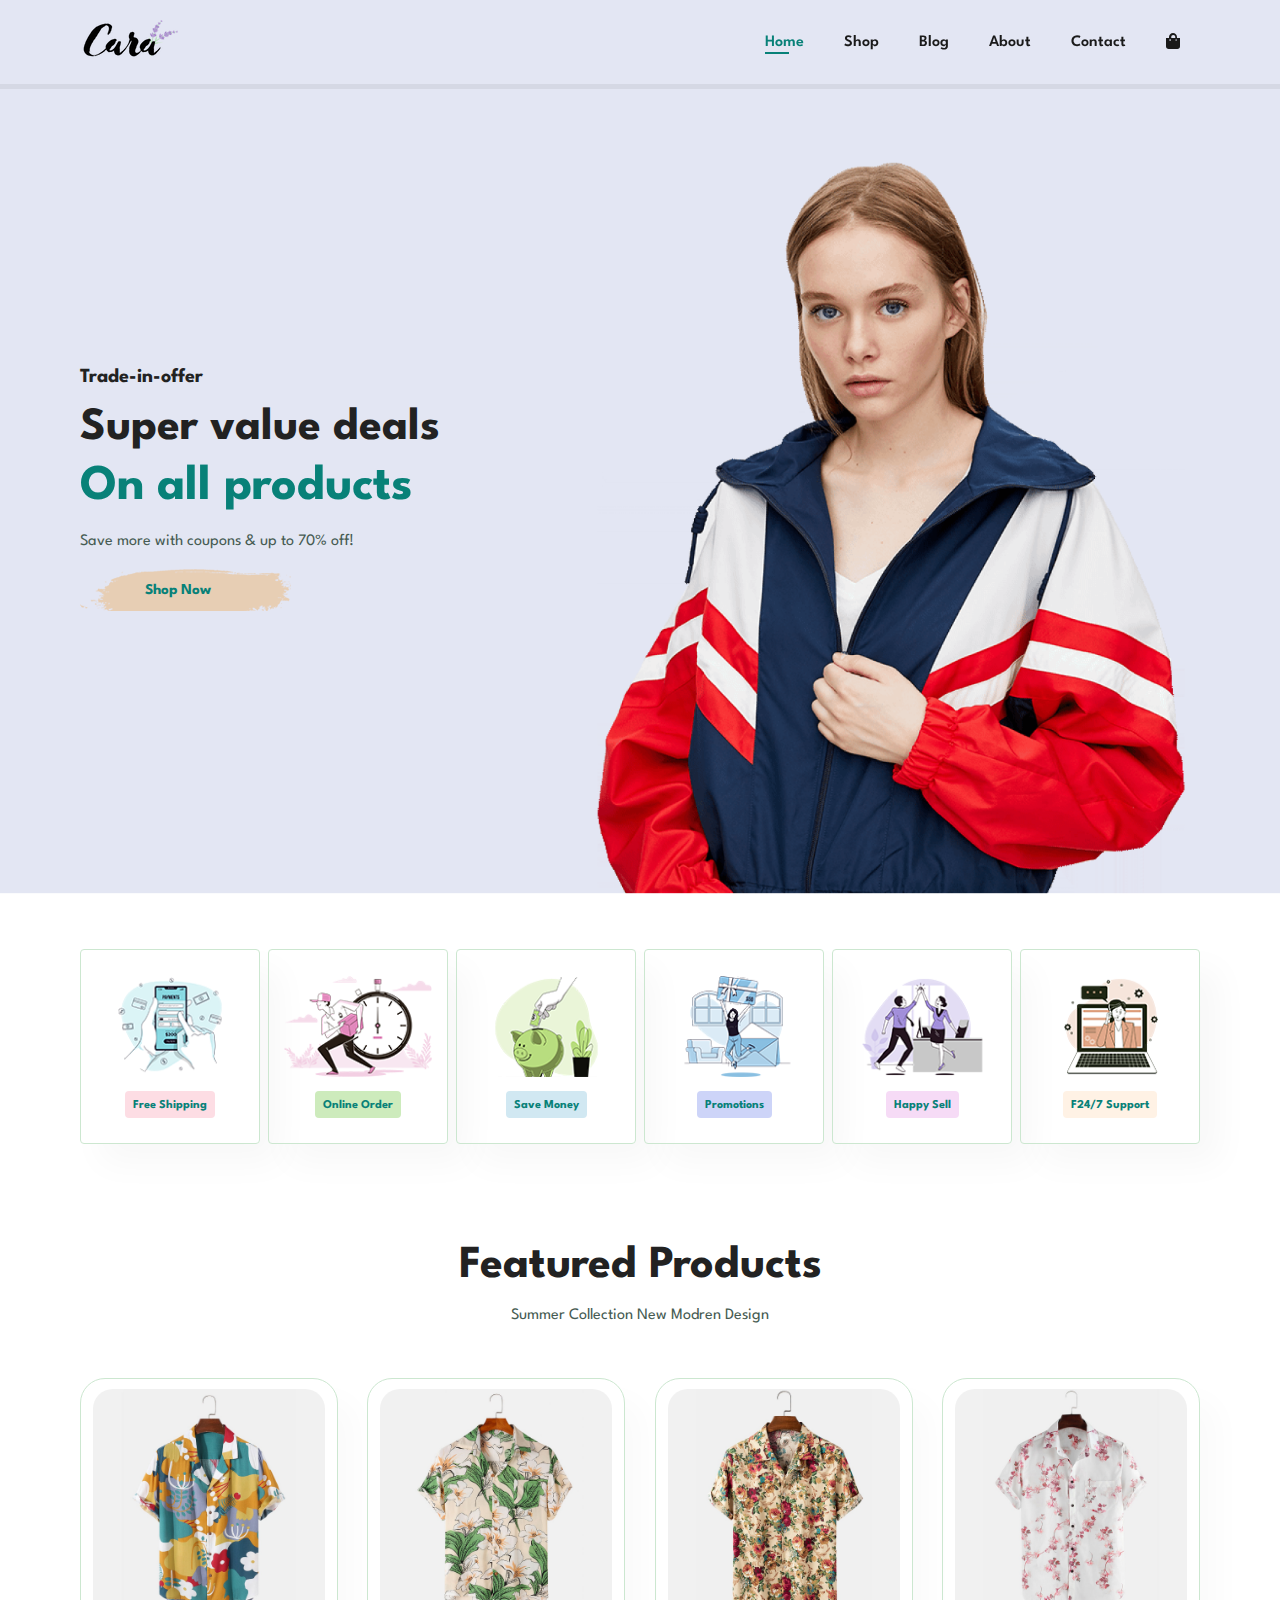
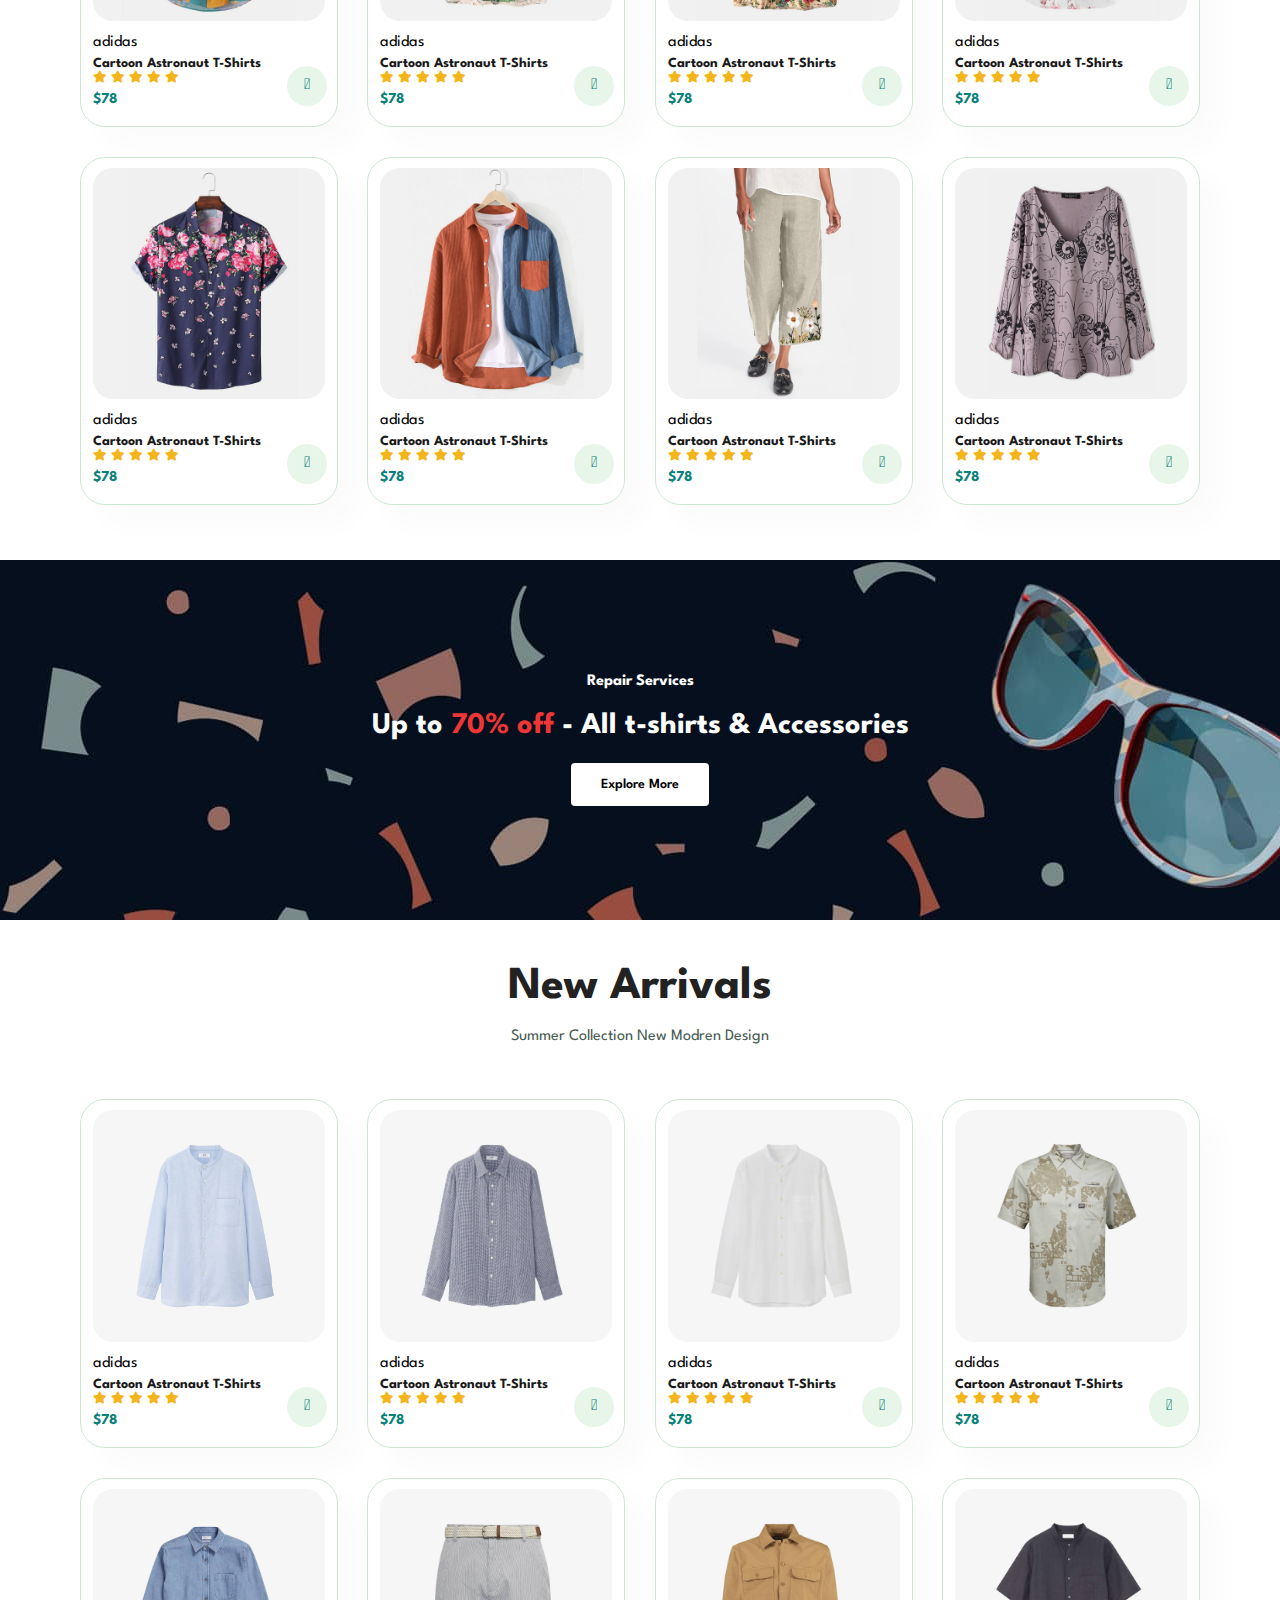
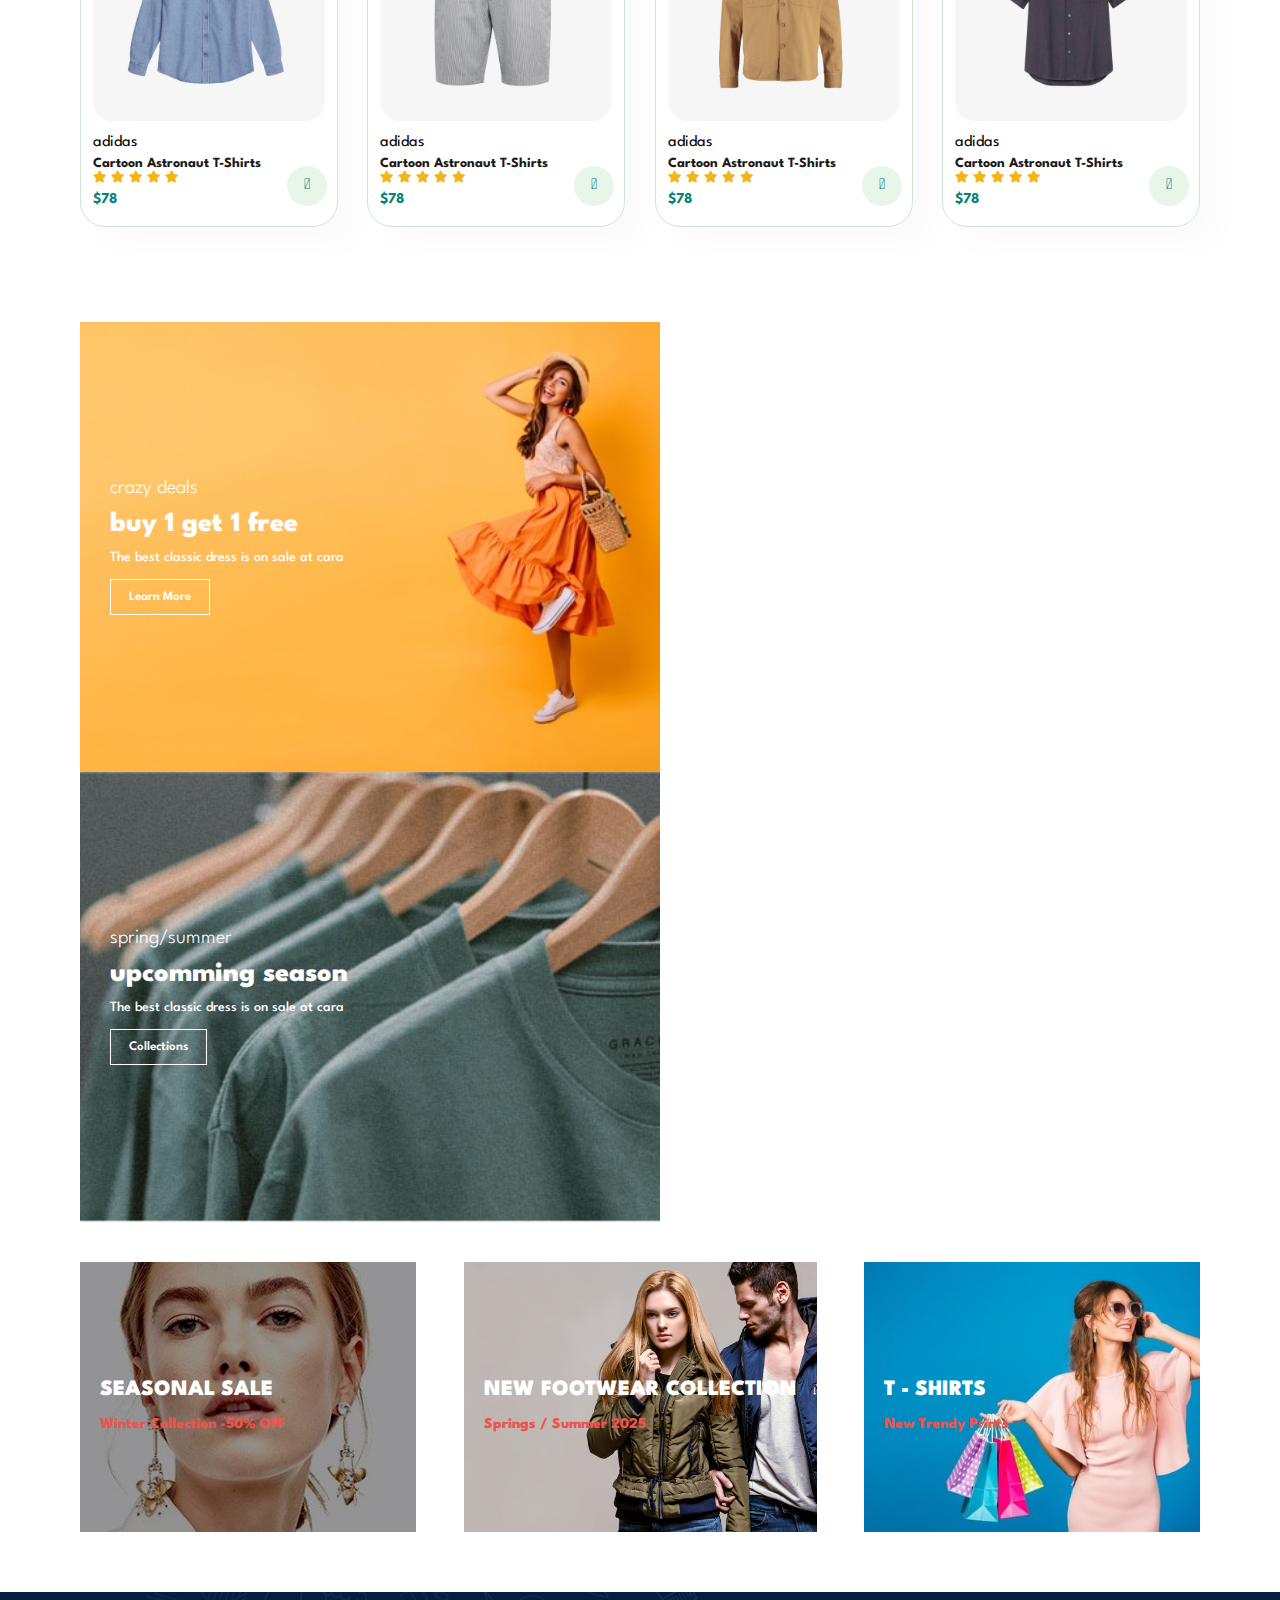
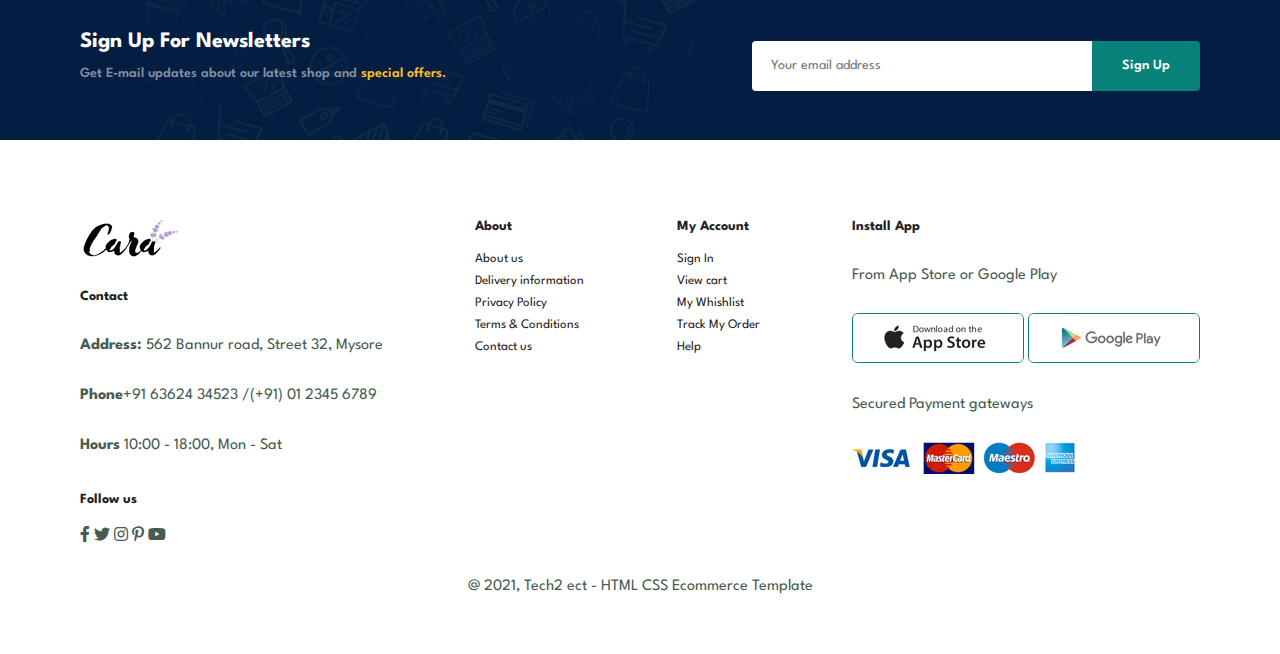
<file: index.html>
<!DOCTYPE html>
<html lang="en">

    <head>
        <meta charset="UTF-8">
        <meta http-equiv="X-UA-Compatible" content="IE=edge">
        <meta name="viewport" content="width=device-width, initial-scale=1.0">
        <title>Tech2etc Ecommerce Tutorial</title>
       <link rel="stylesheet" href="https://pro.fontawesome.com/releases/v5.10.0/css/all.css" /> 
        
        <link rel="stylesheet" href="style.css">
    </head>

    <body>
     <section id="header">
        <a href="#" > <img src="img/logo.png" class="logo" alt=""> </a>
       <div> 
        <ul id="navbar">
            <li><a class="active" href="index.html">Home</a></li>
            <li><a href="shop.html">Shop</a></li>
            <li><a href="blog.html">Blog</a></li>
            <li><a href="about.html">About</a></li>
            <li><a href="contact.html">Contact</a></li>
            <li id="lg-bag"><a href="cart.html"> <i class="fa fa-shopping-bag"></i></i></a></li>
            <a href="#" id="close"><i class="far fa-times"></i></a>

        </ul>
       </div>
       <div id="mobile">
        <a href="cart.html"> <i class="fa fa-shopping-bag"></i></i></a>
        <i id="bar" class="fas fa-outdent"></i>
        
       </div>
     </section>
     <section id="hero">
        <h4>Trade-in-offer</h4>
        <h2>Super value deals</h2>
        <h1>On all products</h1>
        <p>Save more with coupons & up to 70% off!</p>
        <button>Shop Now</button>
     </section>

     <section id="feature" class="section-p1">
        <div class="fe-box">
            <img src="img/features/f1.png" alt="">
            <h6>Free Shipping</h6>
        </div>
        <div class="fe-box">
            <img src="img/features/f2.png" alt="">
            <h6>Online Order</h6>
        </div>
        <div class="fe-box">
            <img src="img/features/f3.png" alt="">
            <h6>Save Money</h6>
        </div>
        <div class="fe-box">
            <img src="img/features/f4.png" alt="">
            <h6>Promotions</h6>
        </div>
        <div class="fe-box">
            <img src="img/features/f5.png" alt="">
            <h6>Happy Sell</h6>
        </div>
        <div class="fe-box">
            <img src="img/features/f6.png" alt="">
            <h6>F24/7 Support</h6>
        </div>
     </section>
     <section id="product1"  class="section-p1">
        <h2>Featured Products</h2>
        <p>Summer Collection New Modren Design</p>
        <div class="pro-container">
            <div class="pro">
                <img src="img/products/f1.jpg" alt="">
                <div class="des">
                    <span>adidas</span>
                    <h5>Cartoon Astronaut T-Shirts</h5>
                    <div class="star">
                        <i class="fas fa-star"></i>
                        <i class="fas fa-star"></i>
                        <i class="fas fa-star"></i>
                        <i class="fas fa-star"></i>
                        <i class="fas fa-star"></i>
                    </div>
                    <h4>$78</h4>
                </div>
                <a href="#"><i class="fal fa-shopping-cart cart"></i></a>
            </div>
            <div class="pro">
                <img src="img/products/f2.jpg" alt="">
                <div class="des">
                    <span>adidas</span>
                    <h5>Cartoon Astronaut T-Shirts</h5>
                    <div class="star">
                        <i class="fas fa-star"></i>
                        <i class="fas fa-star"></i>
                        <i class="fas fa-star"></i>
                        <i class="fas fa-star"></i>
                        <i class="fas fa-star"></i>
                    </div>
                    <h4>$78</h4>
                </div>
                <a href="#"><i class="fal fa-shopping-cart cart"></i></a>
            </div>
            <div class="pro">
                <img src="img/products/f3.jpg" alt="">
                <div class="des">
                    <span>adidas</span>
                    <h5>Cartoon Astronaut T-Shirts</h5>
                    <div class="star">
                        <i class="fas fa-star"></i>
                        <i class="fas fa-star"></i>
                        <i class="fas fa-star"></i>
                        <i class="fas fa-star"></i>
                        <i class="fas fa-star"></i>
                    </div>
                    <h4>$78</h4>
                </div>
                <a href="#"><i class="fal fa-shopping-cart cart"></i></a>
            </div>
            <div class="pro">
                <img src="img/products/f4.jpg" alt="">
                <div class="des">
                    <span>adidas</span>
                    <h5>Cartoon Astronaut T-Shirts</h5>
                    <div class="star">
                        <i class="fas fa-star"></i>
                        <i class="fas fa-star"></i>
                        <i class="fas fa-star"></i>
                        <i class="fas fa-star"></i>
                        <i class="fas fa-star"></i>
                    </div>
                    <h4>$78</h4>
                </div>
                <a href="#"><i class="fal fa-shopping-cart cart"></i></a>
            </div>
            <div class="pro">
                <img src="img/products/f5.jpg" alt="">
                <div class="des">
                    <span>adidas</span>
                    <h5>Cartoon Astronaut T-Shirts</h5>
                    <div class="star">
                        <i class="fas fa-star"></i>
                        <i class="fas fa-star"></i>
                        <i class="fas fa-star"></i>
                        <i class="fas fa-star"></i>
                        <i class="fas fa-star"></i>
                    </div>
                    <h4>$78</h4>
                </div>
                <a href="#"><i class="fal fa-shopping-cart cart"></i></a>
            </div>
            <div class="pro">
                <img src="img/products/f6.jpg" alt="">
                <div class="des">
                    <span>adidas</span>
                    <h5>Cartoon Astronaut T-Shirts</h5>
                    <div class="star">
                        <i class="fas fa-star"></i>
                        <i class="fas fa-star"></i>
                        <i class="fas fa-star"></i>
                        <i class="fas fa-star"></i>
                        <i class="fas fa-star"></i>
                    </div>
                    <h4>$78</h4>
                </div>
                <a href="#"><i class="fal fa-shopping-cart cart"></i></a>
            </div>
            <div class="pro">
                <img src="img/products/f7.jpg" alt="">
                <div class="des">
                    <span>adidas</span>
                    <h5>Cartoon Astronaut T-Shirts</h5>
                    <div class="star">
                        <i class="fas fa-star"></i>
                        <i class="fas fa-star"></i>
                        <i class="fas fa-star"></i>
                        <i class="fas fa-star"></i>
                        <i class="fas fa-star"></i>
                    </div>
                    <h4>$78</h4>
                </div>
                <a href="#"><i class="fal fa-shopping-cart cart"></i></a>
            </div>
            <div class="pro">
                <img src="img/products/f8.jpg" alt="">
                <div class="des">
                    <span>adidas</span>
                    <h5>Cartoon Astronaut T-Shirts</h5>
                    <div class="star">
                        <i class="fas fa-star"></i>
                        <i class="fas fa-star"></i>
                        <i class="fas fa-star"></i>
                        <i class="fas fa-star"></i>
                        <i class="fas fa-star"></i>
                    </div>
                    <h4>$78</h4>
                </div>
                <a href="#"><i class="fal fa-shopping-cart cart"></i></a>
            </div>
            
        </div>

     </section>
     <section id="banner" class=".section-m1 ">
        <h4>Repair Services</h4>
        <h2>Up to <span>70% off</span> - All t-shirts & Accessories</h2>
        <button class="normal">Explore More</button>
     </section>
     <section id="product1"  class="section-p1">
        <h2>New Arrivals</h2>
        <p>Summer Collection New Modren Design</p>
        <div class="pro-container">
            <div class="pro">
                <img src="img/products/n1.jpg" alt="">
                <div class="des">
                    <span>adidas</span>
                    <h5>Cartoon Astronaut T-Shirts</h5>
                    <div class="star">
                        <i class="fas fa-star"></i>
                        <i class="fas fa-star"></i>
                        <i class="fas fa-star"></i>
                        <i class="fas fa-star"></i>
                        <i class="fas fa-star"></i>
                    </div>
                    <h4>$78</h4>
                </div>
                <a href="#"><i class="fal fa-shopping-cart cart"></i></a>
            </div>
            <div class="pro">
                <img src="img/products/n2.jpg" alt="">
                <div class="des">
                    <span>adidas</span>
                    <h5>Cartoon Astronaut T-Shirts</h5>
                    <div class="star">
                        <i class="fas fa-star"></i>
                        <i class="fas fa-star"></i>
                        <i class="fas fa-star"></i>
                        <i class="fas fa-star"></i>
                        <i class="fas fa-star"></i>
                    </div>
                    <h4>$78</h4>
                </div>
                <a href="#"><i class="fal fa-shopping-cart cart"></i></a>
            </div>
            <div class="pro">
                <img src="img/products/n3.jpg" alt="">
                <div class="des">
                    <span>adidas</span>
                    <h5>Cartoon Astronaut T-Shirts</h5>
                    <div class="star">
                        <i class="fas fa-star"></i>
                        <i class="fas fa-star"></i>
                        <i class="fas fa-star"></i>
                        <i class="fas fa-star"></i>
                        <i class="fas fa-star"></i>
                    </div>
                    <h4>$78</h4>
                </div>
                <a href="#"><i class="fal fa-shopping-cart cart"></i></a>
            </div>
            <div class="pro">
                <img src="img/products/n4.jpg" alt="">
                <div class="des">
                    <span>adidas</span>
                    <h5>Cartoon Astronaut T-Shirts</h5>
                    <div class="star">
                        <i class="fas fa-star"></i>
                        <i class="fas fa-star"></i>
                        <i class="fas fa-star"></i>
                        <i class="fas fa-star"></i>
                        <i class="fas fa-star"></i>
                    </div>
                    <h4>$78</h4>
                </div>
                <a href="#"><i class="fal fa-shopping-cart cart"></i></a>
            </div>
            <div class="pro">
                <img src="img/products/n5.jpg" alt="">
                <div class="des">
                    <span>adidas</span>
                    <h5>Cartoon Astronaut T-Shirts</h5>
                    <div class="star">
                        <i class="fas fa-star"></i>
                        <i class="fas fa-star"></i>
                        <i class="fas fa-star"></i>
                        <i class="fas fa-star"></i>
                        <i class="fas fa-star"></i>
                    </div>
                    <h4>$78</h4>
                </div>
                <a href="#"><i class="fal fa-shopping-cart cart"></i></a>
            </div>
            <div class="pro">
                <img src="img/products/n6.jpg" alt="">
                <div class="des">
                    <span>adidas</span>
                    <h5>Cartoon Astronaut T-Shirts</h5>
                    <div class="star">
                        <i class="fas fa-star"></i>
                        <i class="fas fa-star"></i>
                        <i class="fas fa-star"></i>
                        <i class="fas fa-star"></i>
                        <i class="fas fa-star"></i>
                    </div>
                    <h4>$78</h4>
                </div>
                <a href="#"><i class="fal fa-shopping-cart cart"></i></a>
            </div>
            <div class="pro">
                <img src="img/products/n7.jpg" alt="">
                <div class="des">
                    <span>adidas</span>
                    <h5>Cartoon Astronaut T-Shirts</h5>
                    <div class="star">
                        <i class="fas fa-star"></i>
                        <i class="fas fa-star"></i>
                        <i class="fas fa-star"></i>
                        <i class="fas fa-star"></i>
                        <i class="fas fa-star"></i>
                    </div>
                    <h4>$78</h4>
                </div>
                <a href="#"><i class="fal fa-shopping-cart cart"></i></a>
            </div>
            <div class="pro">
                <img src="img/products/n8.jpg" alt="">
                <div class="des">
                    <span>adidas</span>
                    <h5>Cartoon Astronaut T-Shirts</h5>
                    <div class="star">
                        <i class="fas fa-star"></i>
                        <i class="fas fa-star"></i>
                        <i class="fas fa-star"></i>
                        <i class="fas fa-star"></i>
                        <i class="fas fa-star"></i>
                    </div>
                    <h4>$78</h4>
                </div>
                <a href="#"><i class="fal fa-shopping-cart cart"></i></a>
            </div>
            
        </div>

     </section>
     <section id="sm-banner" class="section-p1">
        <div class="banner-box">
            <h4>crazy deals</h4>
            <h2>buy 1 get 1 free</h2>
            <span>The best classic dress is on sale at cara</span>
            <button class="white">Learn More</button>
        </div>
        <div class="banner-box banner-box2">
            <h4>spring/summer</h4>
            <h2>upcomming season</h2>
            <span>The best classic dress is on sale at cara</span>
            <button class="white">Collections</button>
        </div>
     </section>
     <section id="banner3">
        <div class="banner-box">
            <h2>SEASONAL SALE</h2>
            <h3>Winter Collection -50% OFF</h3>   
        </div>
        <div class="banner-box banner-box2">
            <h2>NEW FOOTWEAR COLLECTION</h2>
            <h3>Springs / Summer 2025</h3>   
        </div>
        <div class="banner-box banner-box3">
            <h2>T - SHIRTS</h2>
            <h3>New Trendy Prints</h3>   
        </div>
     </section>

     <section id="newsletter"  class="section-p1 section-m1">
        <div class="newstext">
            <h4>Sign Up For Newsletters</h4>
            <p>Get E-mail updates about our latest shop and <span>special offers.</span></p>
        </div>
        <div class="form">
            <input type="text" placeholder="Your email address">
            <button class="normal">Sign Up</button>
        </div>
     </section>
     <footer class="section-p1">
        <div class="col">
            <img class="logo" src="img/logo.png" alt="">
            <h4>Contact</h4>
            <p><strong>Address: </strong>562 Bannur road, Street 32, Mysore</p>
            <p><strong>Phone</strong>+91 63624 34523 /(+91) 01 2345 6789</p>
            <p><strong>Hours</strong> 10:00 - 18:00, Mon - Sat</p>
            <div class="follow">
                <h4>Follow us</h4>
                <div class="icon">
                    <i class="fab fa-facebook-f"></i>
                    <i class="fab fa-twitter"></i>
                    <i class="fab fa-instagram"></i>
                    <i class="fab fa-pinterest-p"></i>
                    <i class="fab fa-youtube"></i>
                </div>
            </div>
        </div>
        <div class="col">
            <h4>About</h4>
            <a href="#">About us</a>
            <a href="#">Delivery information</a>
            <a href="#">Privacy Policy</a>
            <a href="#">Terms & Conditions</a>
            <a href="#">Contact us</a>
        </div>

        <div class="col">
            <h4>My Account</h4>
            <a href="#">Sign In</a>
            <a href="#">View cart</a>
            <a href="#">My Whishlist</a>
            <a href="#">Track My Order</a>
            <a href="#">Help</a>
        </div>

        <div class="col install">
            <h4>Install App</h4>
            <p>From App Store or Google Play</p>
            <div class="row">
                <img src="img/pay/app.jpg" alt="">
                <img src="img/pay/play.jpg" alt="">
                
            </div>
            <p>Secured Payment gateways</p>
            <img src="img/pay/pay.png" alt="">
        </div>
        <div class="copyright">
            <p>@ 2021, Tech2 ect - HTML CSS Ecommerce Template</p>
        </div>
     </footer>


        <script src="script.js"></script>
    </body>

</html>
</file>
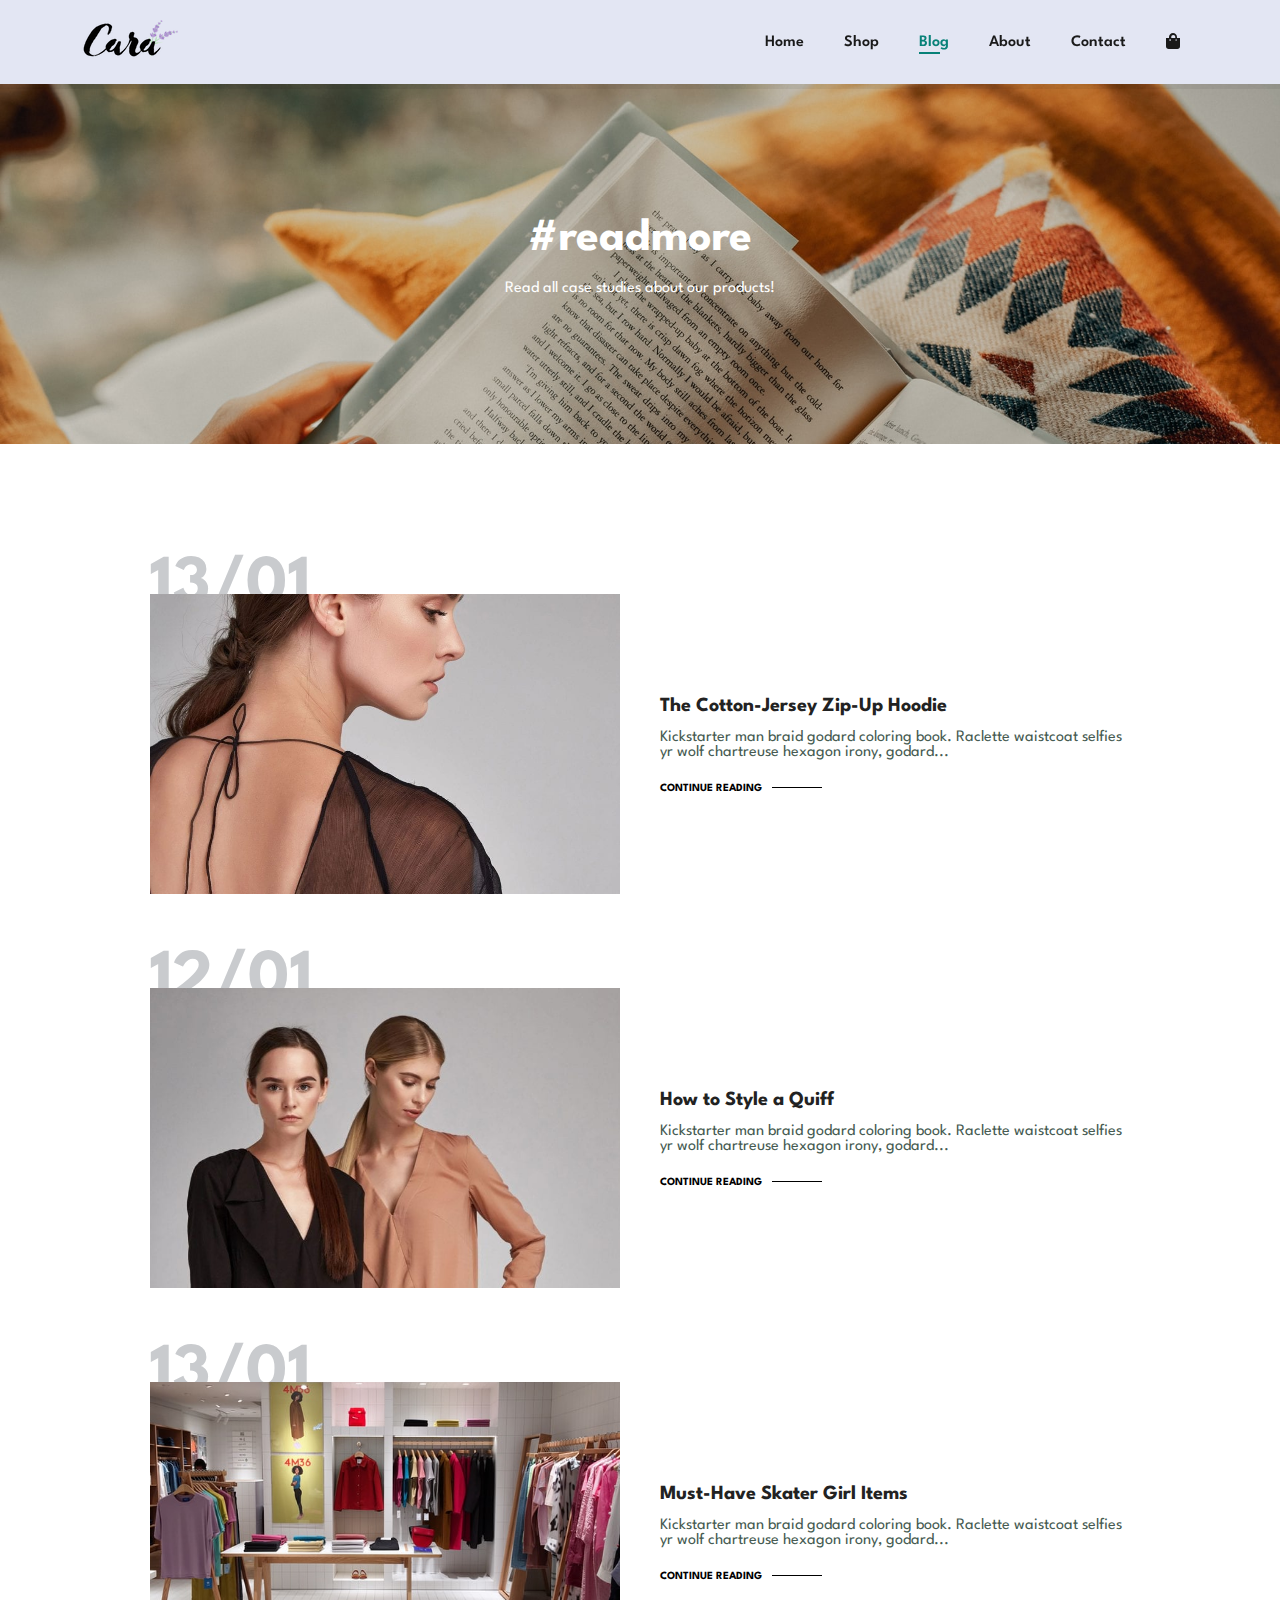
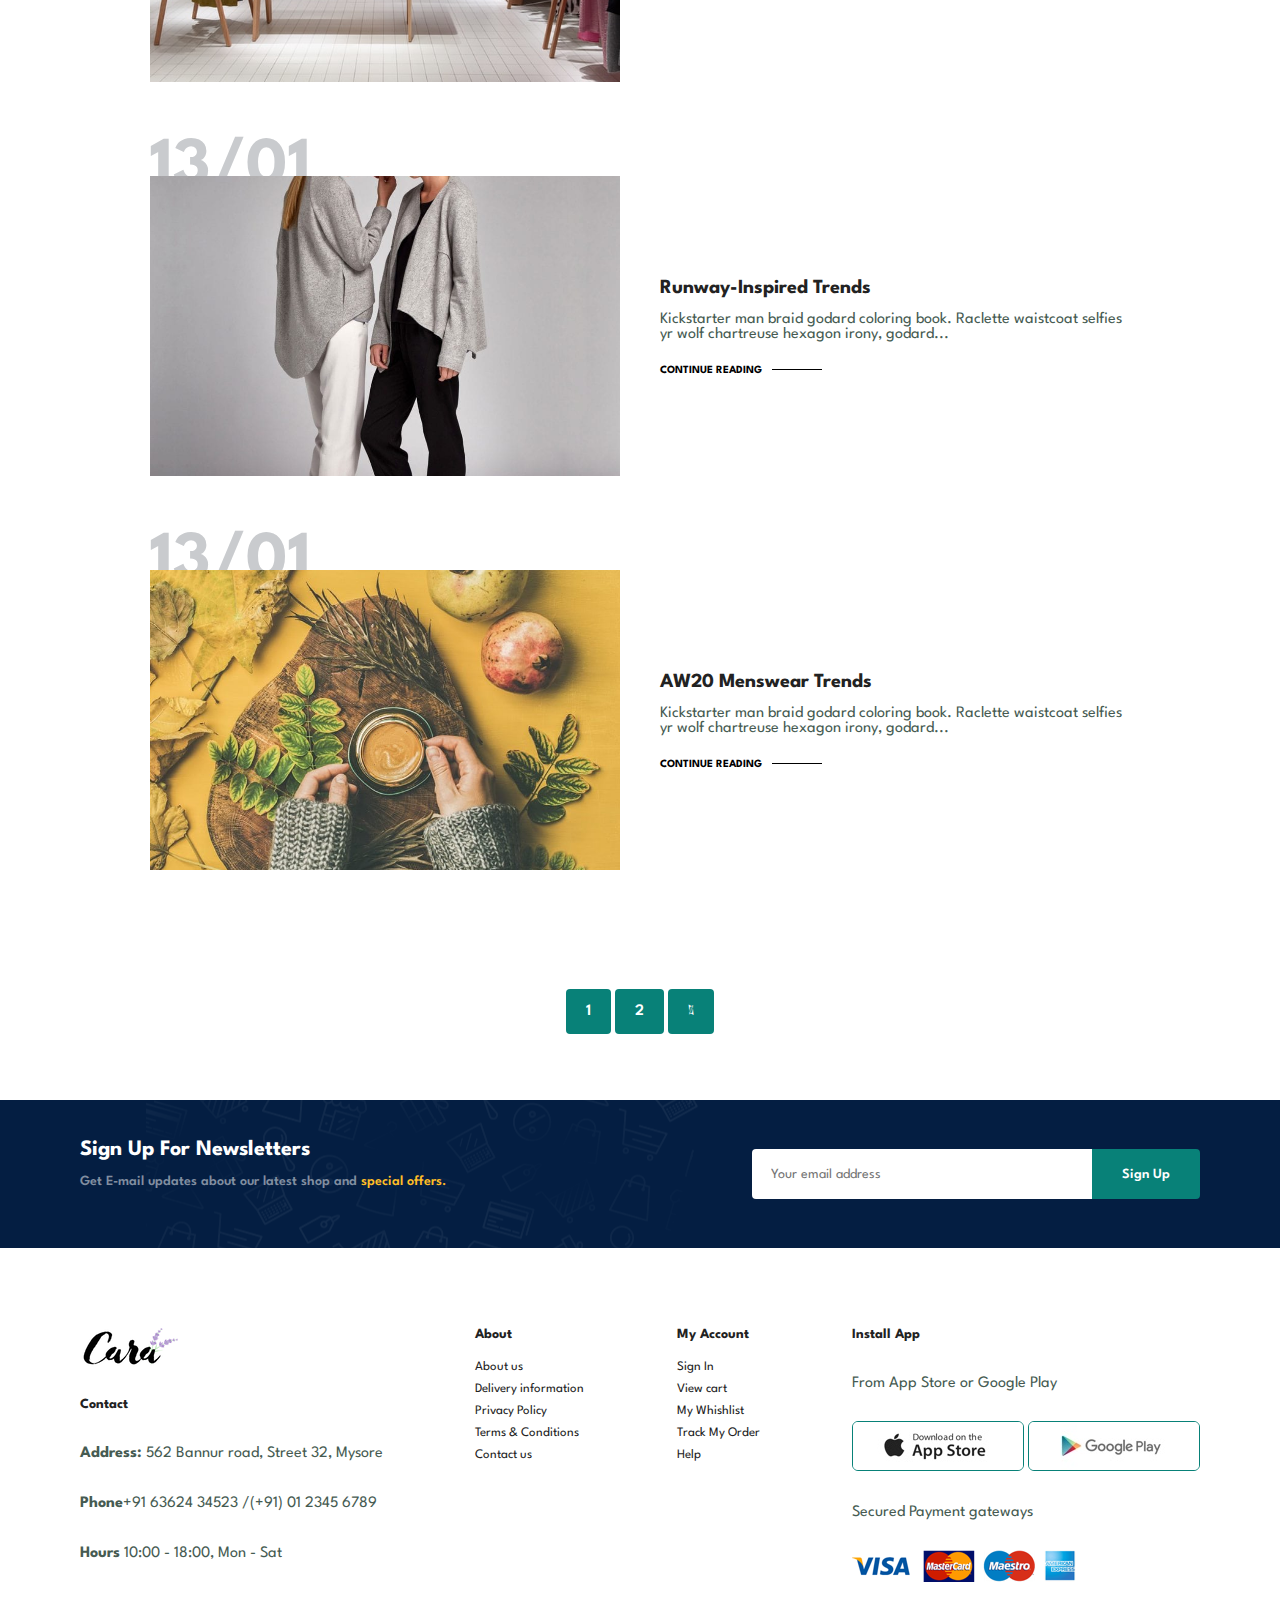
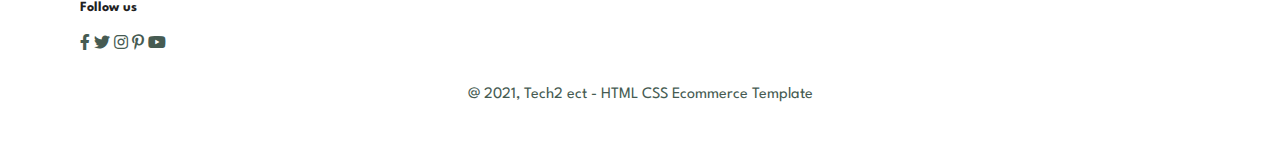
<file: blog.html>
<!DOCTYPE html>
<html lang="en">

    <head>
        <meta charset="UTF-8">
        <meta http-equiv="X-UA-Compatible" content="IE=edge">
        <meta name="viewport" content="width=device-width, initial-scale=1.0">
        <title>Tech2etc Ecommerce Tutorial</title>
        <link rel="stylesheet" href="https://pro.fontawesome.com/releases/v5.10.0/css/all.css" />

        <link rel="stylesheet" href="style.css">
    </head>
    <body>
            <section id="header">
               <a href="#" > <img src="img/logo.png" class="logo" alt=""> </a>
              <div> 
               <ul id="navbar">
                   <li><a  href="index.html">Home</a></li>
                   <li><a  href="shop.html">Shop</a></li>
                   <li><a class="active" href="blog.html">Blog</a></li>
                   <li><a href="about.html">About</a></li>
                   <li><a href="contact.html">Contact</a></li>
                   <li id="lg-bag"><a href="cart.html"> <i class="fa fa-shopping-bag"></i></i></a></li>
                   <a href="#" id="close"><i class="far fa-times"></i></a>
               </ul>
              </div>
              <div id="mobile">
               <a href="cart.html"> <i class="fa fa-shopping-bag"></i></i></a>
               <i id="bar" class="fas fa-outdent"></i>
              </div>
            </section>
            <section id="page-header" class="blog-header">
              
               <h2>#readmore</h2>
              
               <p>Read all case studies about our products!</p>
              
            </section> 
            <section id="blog">
                <div class="blog-box">
                    <div class="blog-img">
                        <img src="img/blog/b1.jpg" alt="">
                    </div>
                    <div class="blog-details">
                        <h4>The Cotton-Jersey Zip-Up Hoodie</h4>
                        <p>Kickstarter man braid godard coloring book. Raclette waistcoat selfies yr wolf chartreuse hexagon irony, godard...</p>
                        <a href="#">CONTINUE READING</a>
                    </div>
                    <h1>13/01</h1>
                </div>
                <div class="blog-box">
                    <div class="blog-img">
                        <img src="img/blog/b2.jpg" alt="">
                    </div>
                    <div class="blog-details">
                        <h4>How to Style a Quiff</h4>
                        <p>Kickstarter man braid godard coloring book. Raclette waistcoat selfies yr wolf chartreuse hexagon irony, godard...</p>
                        <a href="#">CONTINUE READING</a>
                    </div>
                    <h1>12/01</h1>
                </div>
                <div class="blog-box">
                    <div class="blog-img">
                        <img src="img/blog/b3.jpg" alt="">
                    </div>
                    <div class="blog-details">
                        <h4>Must-Have Skater Girl Items</h4>
                        <p>Kickstarter man braid godard coloring book. Raclette waistcoat selfies yr wolf chartreuse hexagon irony, godard...</p>
                        <a href="#">CONTINUE READING</a>
                    </div>
                    <h1>13/01</h1>
                </div>
                <div class="blog-box">
                    <div class="blog-img">
                        <img src="img/blog/b4.jpg" alt="">
                    </div>
                    <div class="blog-details">
                        <h4>Runway-Inspired Trends</h4>
                        <p>Kickstarter man braid godard coloring book. Raclette waistcoat selfies yr wolf chartreuse hexagon irony, godard...</p>
                        <a href="#">CONTINUE READING</a>
                    </div>
                    <h1>13/01</h1>
                </div>
                <div class="blog-box">
                    <div class="blog-img">
                        <img src="img/blog/b6.jpg" alt="">
                    </div>
                    <div class="blog-details">
                        <h4>AW20 Menswear Trends</h4>
                        <p>Kickstarter man braid godard coloring book. Raclette waistcoat selfies yr wolf chartreuse hexagon irony, godard...</p>
                        <a href="#">CONTINUE READING</a>
                    </div>
                    <h1>13/01</h1>
                </div>
            </section>
            
            <section id="pagination" class="section-p1">
                <a href="#">1</a>
                <a href="#">2</a>
                <a href="#"><i class="fal fa-long-arrow-alt-right"></i></a>
            </section>
       
            <section id="newsletter"  class="section-p1 section-m1">
               <div class="newstext">
                   <h4>Sign Up For Newsletters</h4>
                   <p>Get E-mail updates about our latest shop and <span>special offers.</span></p>
               </div>
               <div class="form">
                   <input type="text" placeholder="Your email address">
                   <button class="normal">Sign Up</button>
               </div>
            </section>
            <footer class="section-p1">
               <div class="col">
                   <img class="logo" src="img/logo.png" alt="">
                   <h4>Contact</h4>
                   <p><strong>Address: </strong>562 Bannur road, Street 32, Mysore</p>
                   <p><strong>Phone</strong>+91 63624 34523 /(+91) 01 2345 6789</p>
                   <p><strong>Hours</strong> 10:00 - 18:00, Mon - Sat</p>
                   <div class="follow">
                       <h4>Follow us</h4>
                       <div class="icon">
                           <i class="fab fa-facebook-f"></i>
                           <i class="fab fa-twitter"></i>
                           <i class="fab fa-instagram"></i>
                           <i class="fab fa-pinterest-p"></i>
                           <i class="fab fa-youtube"></i>
                       </div>
                   </div>
               </div>
               <div class="col">
                   <h4>About</h4>
                   <a href="#">About us</a>
                   <a href="#">Delivery information</a>
                   <a href="#">Privacy Policy</a>
                   <a href="#">Terms & Conditions</a>
                   <a href="#">Contact us</a>
               </div>
       
               <div class="col">
                   <h4>My Account</h4>
                   <a href="#">Sign In</a>
                   <a href="#">View cart</a>
                   <a href="#">My Whishlist</a>
                   <a href="#">Track My Order</a>
                   <a href="#">Help</a>
               </div>
       
               <div class="col install">
                   <h4>Install App</h4>
                   <p>From App Store or Google Play</p>
                   <div class="row">
                       <img src="img/pay/app.jpg" alt="">
                       <img src="img/pay/play.jpg" alt="">
                       
                   </div>
                   <p>Secured Payment gateways</p>
                   <img src="img/pay/pay.png" alt="">
               </div>
               <div class="copyright">
                   <p>@ 2021, Tech2 ect - HTML CSS Ecommerce Template</p>
               </div>
            </footer>    
        <script src="script.js"></script>
    </body>
</html>
</file>
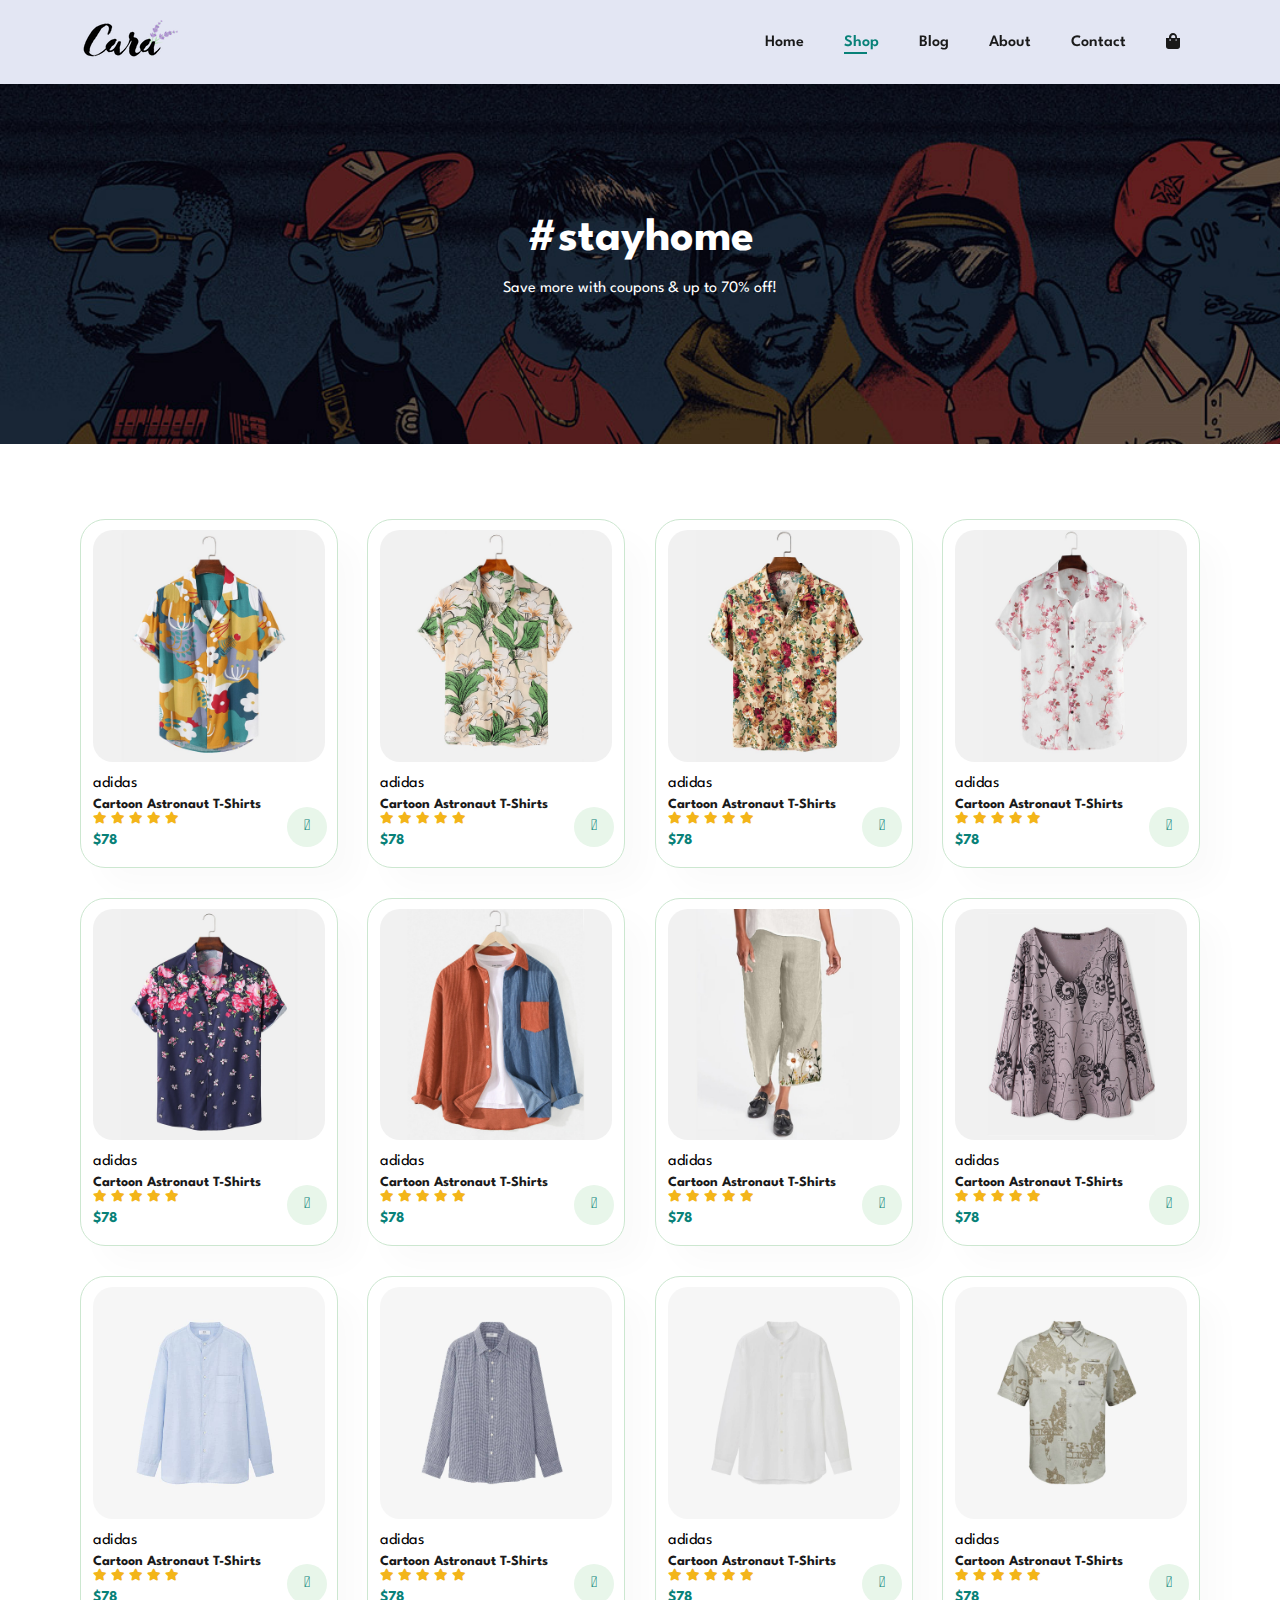
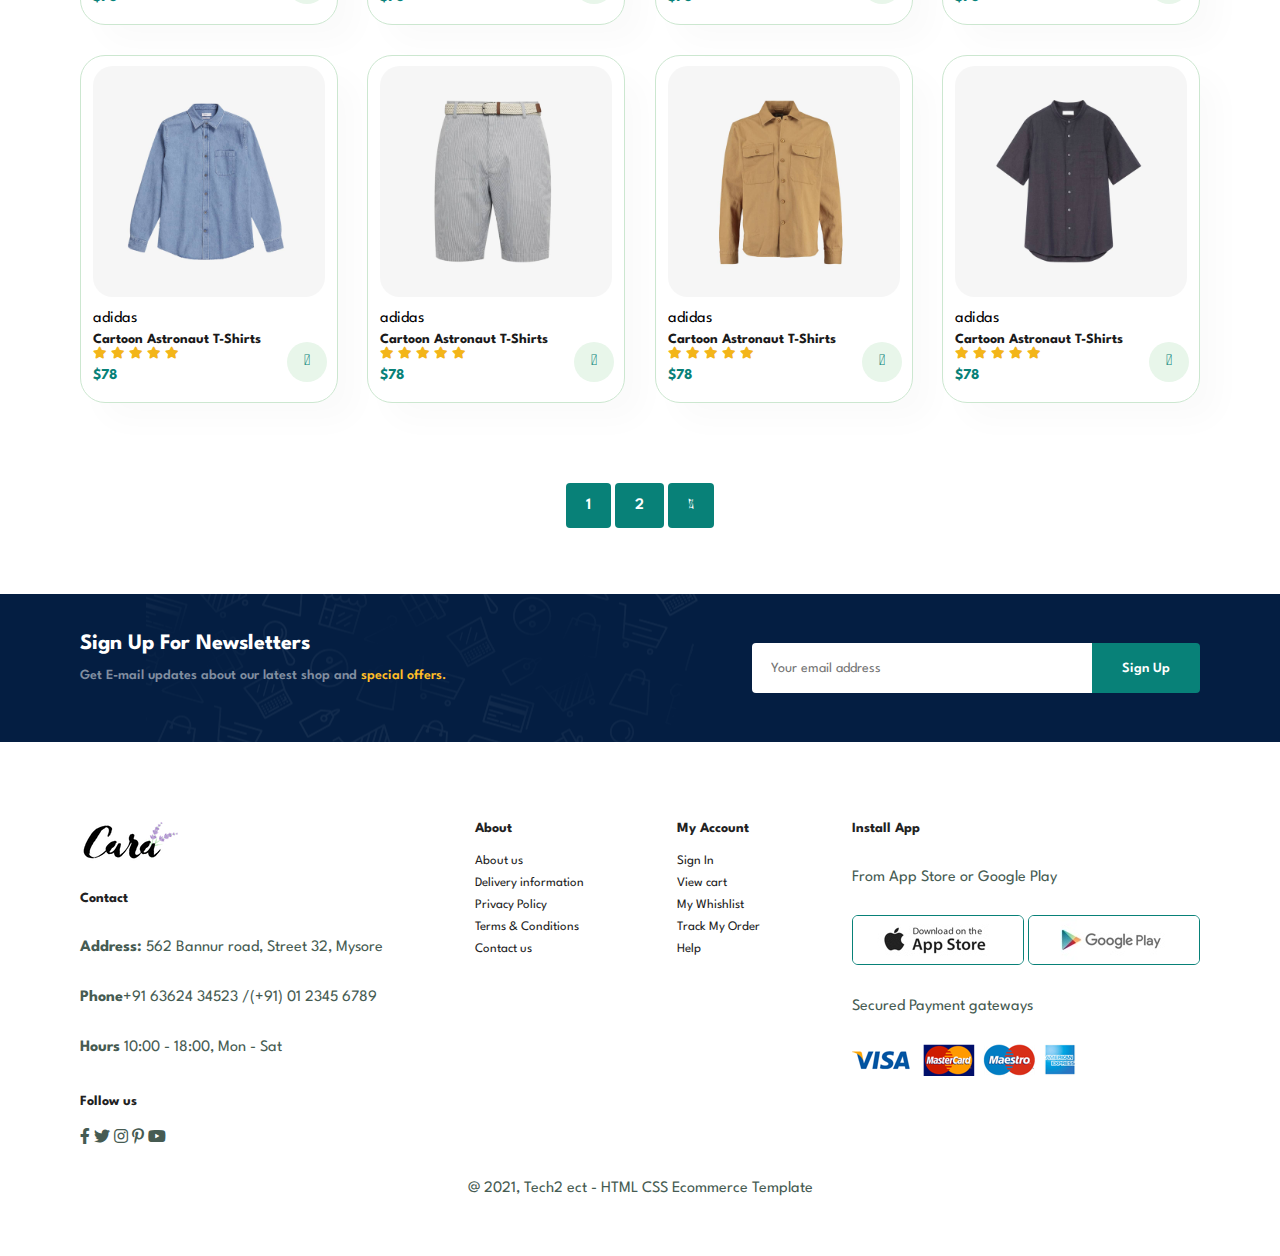
<file: shop.html>
<!DOCTYPE html>
<html lang="en">

    <head>
        <meta charset="UTF-8">
        <meta http-equiv="X-UA-Compatible" content="IE=edge">
        <meta name="viewport" content="width=device-width, initial-scale=1.0">
        <title>Tech2etc Ecommerce Tutorial</title>
        <link rel="stylesheet" href="https://pro.fontawesome.com/releases/v5.10.0/css/all.css" />

        <link rel="stylesheet" href="style.css">
    </head>

    <body>
            <section id="header">
               <a href="#" > <img src="img/logo.png" class="logo" alt=""> </a>
              <div> 
               <ul id="navbar">
                   <li><a  href="index.html">Home</a></li>
                   <li><a class="active" href="shop.html">Shop</a></li>
                   <li><a href="blog.html">Blog</a></li>
                   <li><a href="about.html">About</a></li>
                   <li><a href="contact.html">Contact</a></li>
                   <li id="lg-bag"><a href="cart.html"> <i class="fa fa-shopping-bag"></i></i></a></li>
                   <a href="#" id="close"><i class="far fa-times"></i></a>
       
               </ul>
              </div>
              <div id="mobile">
               <a href="cart.html"> <i class="fa fa-shopping-bag"></i></i></a>
               <i id="bar" class="fas fa-outdent"></i>
               
              </div>
            </section>
            <section id="page-header">
              
               <h2>#stayhome</h2>
              
               <p>Save more with coupons & up to 70% off!</p>
              
            </section> 
            
            <section id="product1"  class="section-p1">
               
               <div class="pro-container">
                   <div class="pro" onclick="window.location.href='sproduct.html';">
                       <img src="img/products/f1.jpg" alt="">
                       <div class="des">
                           <span>adidas</span>
                           <h5>Cartoon Astronaut T-Shirts</h5>
                           <div class="star">
                               <i class="fas fa-star"></i>
                               <i class="fas fa-star"></i>
                               <i class="fas fa-star"></i>
                               <i class="fas fa-star"></i>
                               <i class="fas fa-star"></i>
                           </div>
                           <h4>$78</h4>
                       </div>
                       <a href="#"><i class="fal fa-shopping-cart cart"></i></a>
                   </div>
                   <div class="pro">
                       <img src="img/products/f2.jpg" alt="">
                       <div class="des">
                           <span>adidas</span>
                           <h5>Cartoon Astronaut T-Shirts</h5>
                           <div class="star">
                               <i class="fas fa-star"></i>
                               <i class="fas fa-star"></i>
                               <i class="fas fa-star"></i>
                               <i class="fas fa-star"></i>
                               <i class="fas fa-star"></i>
                           </div>
                           <h4>$78</h4>
                       </div>
                       <a href="#"><i class="fal fa-shopping-cart cart"></i></a>
                   </div>
                   <div class="pro">
                       <img src="img/products/f3.jpg" alt="">
                       <div class="des">
                           <span>adidas</span>
                           <h5>Cartoon Astronaut T-Shirts</h5>
                           <div class="star">
                               <i class="fas fa-star"></i>
                               <i class="fas fa-star"></i>
                               <i class="fas fa-star"></i>
                               <i class="fas fa-star"></i>
                               <i class="fas fa-star"></i>
                           </div>
                           <h4>$78</h4>
                       </div>
                       <a href="#"><i class="fal fa-shopping-cart cart"></i></a>
                   </div>
                   <div class="pro">
                       <img src="img/products/f4.jpg" alt="">
                       <div class="des">
                           <span>adidas</span>
                           <h5>Cartoon Astronaut T-Shirts</h5>
                           <div class="star">
                               <i class="fas fa-star"></i>
                               <i class="fas fa-star"></i>
                               <i class="fas fa-star"></i>
                               <i class="fas fa-star"></i>
                               <i class="fas fa-star"></i>
                           </div>
                           <h4>$78</h4>
                       </div>
                       <a href="#"><i class="fal fa-shopping-cart cart"></i></a>
                   </div>
                   <div class="pro">
                       <img src="img/products/f5.jpg" alt="">
                       <div class="des">
                           <span>adidas</span>
                           <h5>Cartoon Astronaut T-Shirts</h5>
                           <div class="star">
                               <i class="fas fa-star"></i>
                               <i class="fas fa-star"></i>
                               <i class="fas fa-star"></i>
                               <i class="fas fa-star"></i>
                               <i class="fas fa-star"></i>
                           </div>
                           <h4>$78</h4>
                       </div>
                       <a href="#"><i class="fal fa-shopping-cart cart"></i></a>
                   </div>
                   <div class="pro">
                       <img src="img/products/f6.jpg" alt="">
                       <div class="des">
                           <span>adidas</span>
                           <h5>Cartoon Astronaut T-Shirts</h5>
                           <div class="star">
                               <i class="fas fa-star"></i>
                               <i class="fas fa-star"></i>
                               <i class="fas fa-star"></i>
                               <i class="fas fa-star"></i>
                               <i class="fas fa-star"></i>
                           </div>
                           <h4>$78</h4>
                       </div>
                       <a href="#"><i class="fal fa-shopping-cart cart"></i></a>
                   </div>
                   <div class="pro">
                       <img src="img/products/f7.jpg" alt="">
                       <div class="des">
                           <span>adidas</span>
                           <h5>Cartoon Astronaut T-Shirts</h5>
                           <div class="star">
                               <i class="fas fa-star"></i>
                               <i class="fas fa-star"></i>
                               <i class="fas fa-star"></i>
                               <i class="fas fa-star"></i>
                               <i class="fas fa-star"></i>
                           </div>
                           <h4>$78</h4>
                       </div>
                       <a href="#"><i class="fal fa-shopping-cart cart"></i></a>
                   </div>
                   <div class="pro">
                       <img src="img/products/f8.jpg" alt="">
                       <div class="des">
                           <span>adidas</span>
                           <h5>Cartoon Astronaut T-Shirts</h5>
                           <div class="star">
                               <i class="fas fa-star"></i>
                               <i class="fas fa-star"></i>
                               <i class="fas fa-star"></i>
                               <i class="fas fa-star"></i>
                               <i class="fas fa-star"></i>
                           </div>
                           <h4>$78</h4>
                       </div>
                       <a href="#"><i class="fal fa-shopping-cart cart"></i></a>
                   </div>
                   <div class="pro">
                       <img src="img/products/n1.jpg" alt="">
                       <div class="des">
                           <span>adidas</span>
                           <h5>Cartoon Astronaut T-Shirts</h5>
                           <div class="star">
                               <i class="fas fa-star"></i>
                               <i class="fas fa-star"></i>
                               <i class="fas fa-star"></i>
                               <i class="fas fa-star"></i>
                               <i class="fas fa-star"></i>
                           </div>
                           <h4>$78</h4>
                       </div>
                       <a href="#"><i class="fal fa-shopping-cart cart"></i></a>
                   </div>
                   <div class="pro">
                       <img src="img/products/n2.jpg" alt="">
                       <div class="des">
                           <span>adidas</span>
                           <h5>Cartoon Astronaut T-Shirts</h5>
                           <div class="star">
                               <i class="fas fa-star"></i>
                               <i class="fas fa-star"></i>
                               <i class="fas fa-star"></i>
                               <i class="fas fa-star"></i>
                               <i class="fas fa-star"></i>
                           </div>
                           <h4>$78</h4>
                       </div>
                       <a href="#"><i class="fal fa-shopping-cart cart"></i></a>
                   </div>
                   <div class="pro">
                       <img src="img/products/n3.jpg" alt="">
                       <div class="des">
                           <span>adidas</span>
                           <h5>Cartoon Astronaut T-Shirts</h5>
                           <div class="star">
                               <i class="fas fa-star"></i>
                               <i class="fas fa-star"></i>
                               <i class="fas fa-star"></i>
                               <i class="fas fa-star"></i>
                               <i class="fas fa-star"></i>
                           </div>
                           <h4>$78</h4>
                       </div>
                       <a href="#"><i class="fal fa-shopping-cart cart"></i></a>
                   </div>
                   <div class="pro">
                       <img src="img/products/n4.jpg" alt="">
                       <div class="des">
                           <span>adidas</span>
                           <h5>Cartoon Astronaut T-Shirts</h5>
                           <div class="star">
                               <i class="fas fa-star"></i>
                               <i class="fas fa-star"></i>
                               <i class="fas fa-star"></i>
                               <i class="fas fa-star"></i>
                               <i class="fas fa-star"></i>
                           </div>
                           <h4>$78</h4>
                       </div>
                       <a href="#"><i class="fal fa-shopping-cart cart"></i></a>
                   </div>
                   <div class="pro">
                       <img src="img/products/n5.jpg" alt="">
                       <div class="des">
                           <span>adidas</span>
                           <h5>Cartoon Astronaut T-Shirts</h5>
                           <div class="star">
                               <i class="fas fa-star"></i>
                               <i class="fas fa-star"></i>
                               <i class="fas fa-star"></i>
                               <i class="fas fa-star"></i>
                               <i class="fas fa-star"></i>
                           </div>
                           <h4>$78</h4>
                       </div>
                       <a href="#"><i class="fal fa-shopping-cart cart"></i></a>
                   </div>
                   <div class="pro">
                       <img src="img/products/n6.jpg" alt="">
                       <div class="des">
                           <span>adidas</span>
                           <h5>Cartoon Astronaut T-Shirts</h5>
                           <div class="star">
                               <i class="fas fa-star"></i>
                               <i class="fas fa-star"></i>
                               <i class="fas fa-star"></i>
                               <i class="fas fa-star"></i>
                               <i class="fas fa-star"></i>
                           </div>
                           <h4>$78</h4>
                       </div>
                       <a href="#"><i class="fal fa-shopping-cart cart"></i></a>
                   </div>
                   <div class="pro">
                       <img src="img/products/n7.jpg" alt="">
                       <div class="des">
                           <span>adidas</span>
                           <h5>Cartoon Astronaut T-Shirts</h5>
                           <div class="star">
                               <i class="fas fa-star"></i>
                               <i class="fas fa-star"></i>
                               <i class="fas fa-star"></i>
                               <i class="fas fa-star"></i>
                               <i class="fas fa-star"></i>
                           </div>
                           <h4>$78</h4>
                       </div>
                       <a href="#"><i class="fal fa-shopping-cart cart"></i></a>
                   </div>
                   <div class="pro">
                       <img src="img/products/n8.jpg" alt="">
                       <div class="des">
                           <span>adidas</span>
                           <h5>Cartoon Astronaut T-Shirts</h5>
                           <div class="star">
                               <i class="fas fa-star"></i>
                               <i class="fas fa-star"></i>
                               <i class="fas fa-star"></i>
                               <i class="fas fa-star"></i>
                               <i class="fas fa-star"></i>
                           </div>
                           <h4>$78</h4>
                       </div>
                       <a href="#"><i class="fal fa-shopping-cart cart"></i></a>
                   </div>
                   
               </div>
       
            </section>
            <section id="pagination" class="section-p1">
                <a href="#">1</a>
                <a href="#">2</a>
                <a href="#"><i class="fal fa-long-arrow-alt-right"></i></a>
            </section>
       
            <section id="newsletter"  class="section-p1 section-m1">
               <div class="newstext">
                   <h4>Sign Up For Newsletters</h4>
                   <p>Get E-mail updates about our latest shop and <span>special offers.</span></p>
               </div>
               <div class="form">
                   <input type="text" placeholder="Your email address">
                   <button class="normal">Sign Up</button>
               </div>
            </section>
            <footer class="section-p1">
               <div class="col">
                   <img class="logo" src="img/logo.png" alt="">
                   <h4>Contact</h4>
                   <p><strong>Address: </strong>562 Bannur road, Street 32, Mysore</p>
                   <p><strong>Phone</strong>+91 63624 34523 /(+91) 01 2345 6789</p>
                   <p><strong>Hours</strong> 10:00 - 18:00, Mon - Sat</p>
                   <div class="follow">
                       <h4>Follow us</h4>
                       <div class="icon">
                           <i class="fab fa-facebook-f"></i>
                           <i class="fab fa-twitter"></i>
                           <i class="fab fa-instagram"></i>
                           <i class="fab fa-pinterest-p"></i>
                           <i class="fab fa-youtube"></i>
                       </div>
                   </div>
               </div>
               <div class="col">
                   <h4>About</h4>
                   <a href="#">About us</a>
                   <a href="#">Delivery information</a>
                   <a href="#">Privacy Policy</a>
                   <a href="#">Terms & Conditions</a>
                   <a href="#">Contact us</a>
               </div>
       
               <div class="col">
                   <h4>My Account</h4>
                   <a href="#">Sign In</a>
                   <a href="#">View cart</a>
                   <a href="#">My Whishlist</a>
                   <a href="#">Track My Order</a>
                   <a href="#">Help</a>
               </div>
       
               <div class="col install">
                   <h4>Install App</h4>
                   <p>From App Store or Google Play</p>
                   <div class="row">
                       <img src="img/pay/app.jpg" alt="">
                       <img src="img/pay/play.jpg" alt="">
                       
                   </div>
                   <p>Secured Payment gateways</p>
                   <img src="img/pay/pay.png" alt="">
               </div>
               <div class="copyright">
                   <p>@ 2021, Tech2 ect - HTML CSS Ecommerce Template</p>
               </div>
            </footer>
       
       
               
        <script src="script.js"></script>
    </body>

</html>
</file>
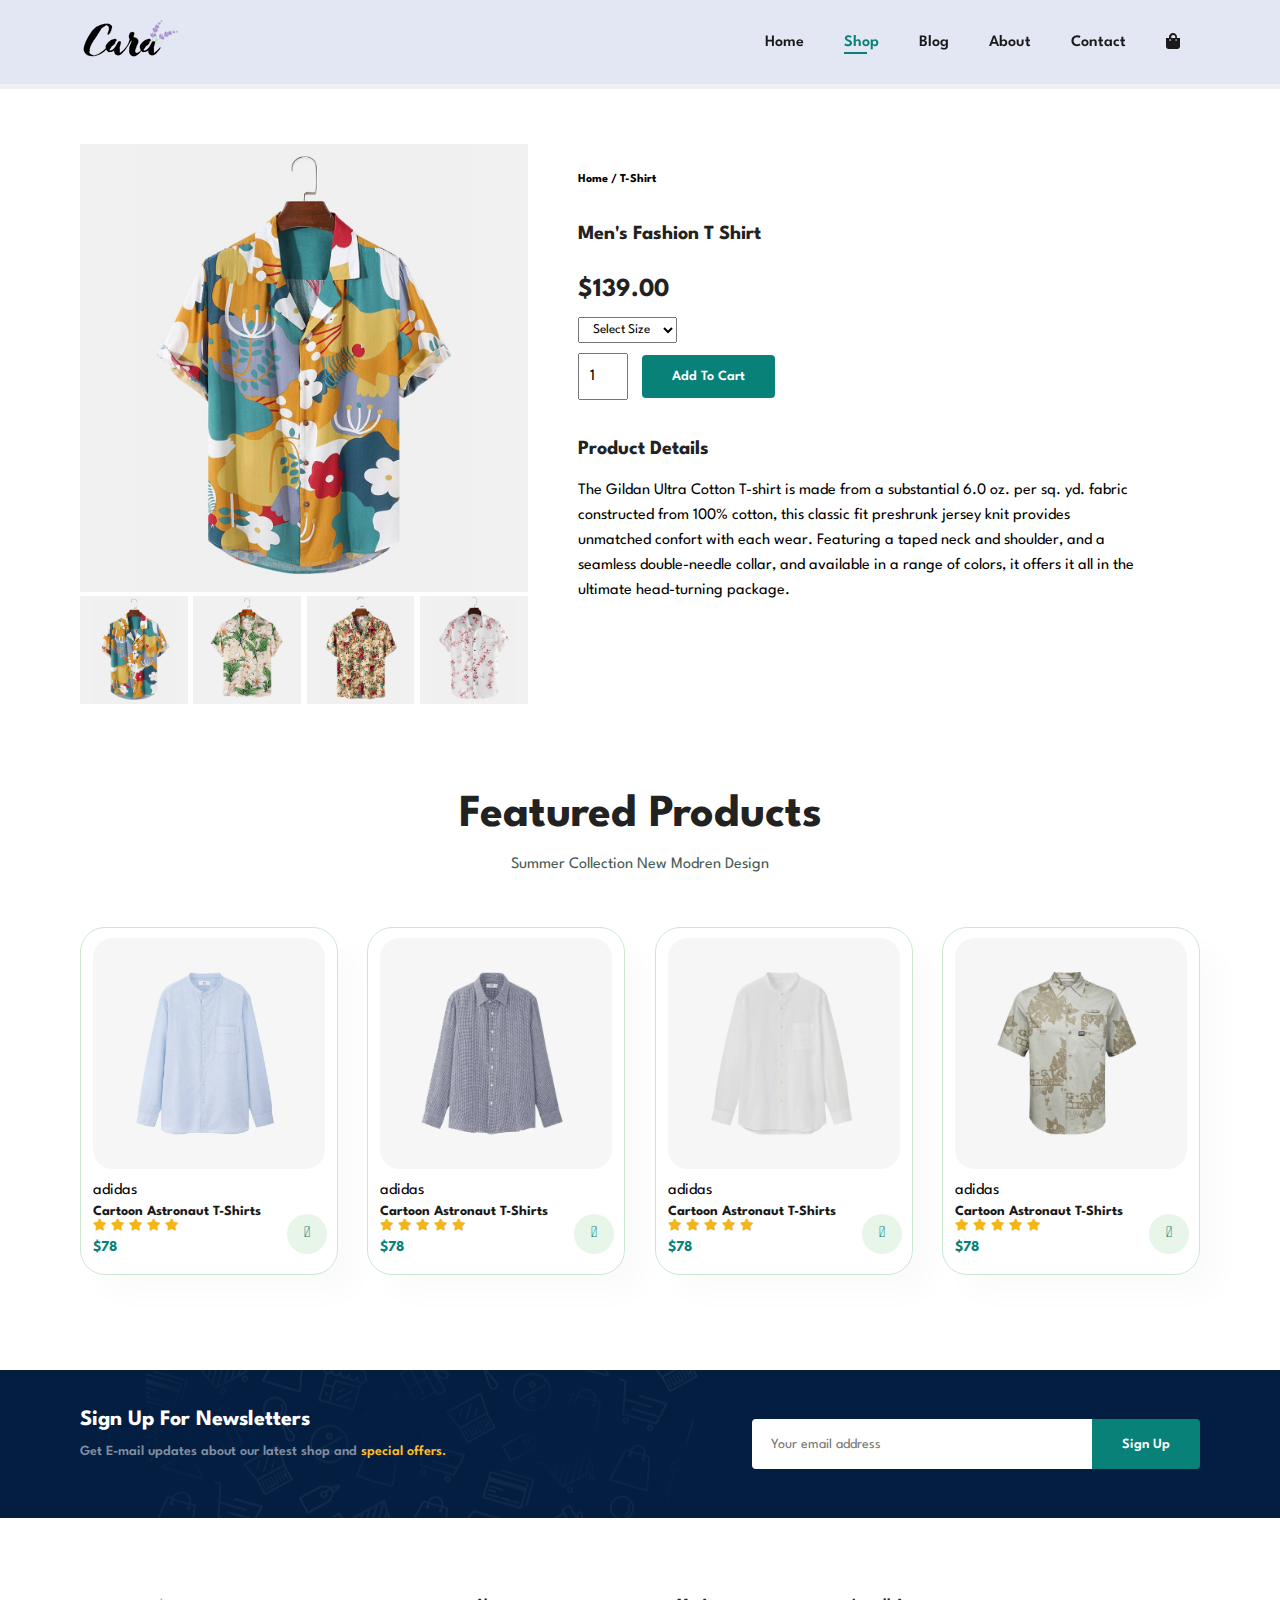
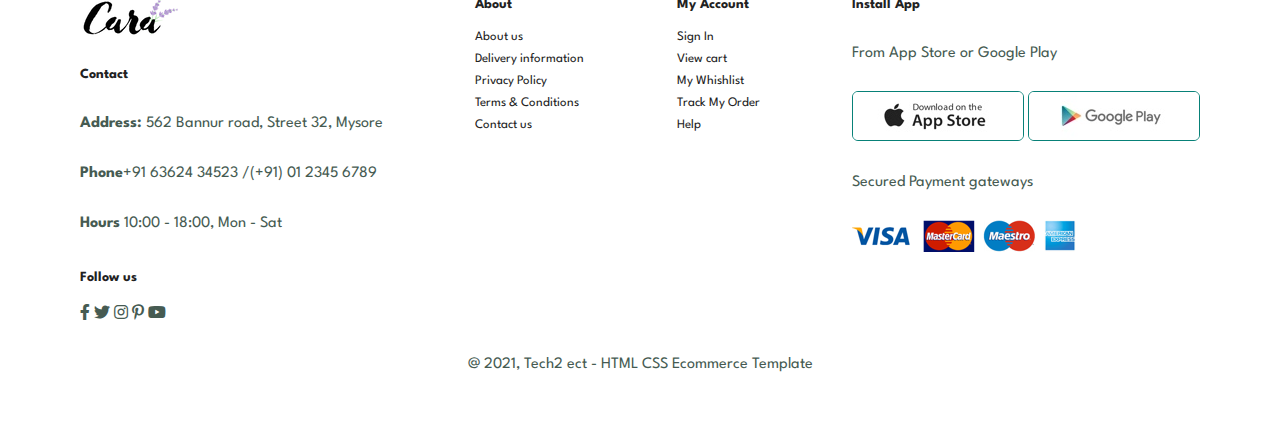
<file: sproduct.html>
<!DOCTYPE html>
<html lang="en">

    <head>
        <meta charset="UTF-8">
        <meta http-equiv="X-UA-Compatible" content="IE=edge">
        <meta name="viewport" content="width=device-width, initial-scale=1.0">
        <title>Tech2etc Ecommerce Tutorial</title>
        <link rel="stylesheet" href="https://pro.fontawesome.com/releases/v5.10.0/css/all.css" />

        <link rel="stylesheet" href="style.css">
    </head>

    <body>
            <section id="header">
               <a href="#" > <img src="img/logo.png" class="logo" alt=""> </a>
              <div> 
               <ul id="navbar">
                   <li><a  href="index.html">Home</a></li>
                   <li><a class="active" href="shop.html">Shop</a></li>
                   <li><a href="blog.html">Blog</a></li>
                   <li><a href="about.html">About</a></li>
                   <li><a href="contact.html">Contact</a></li>
                   <li id="lg-bag"><a href="cart.html"> <i class="fa fa-shopping-bag"></i></i></a></li>
                   <a href="#" id="close"><i class="far fa-times"></i></a>
       
               </ul>
              </div>
              <div id="mobile">
               <a href="cart.html"> <i class="fa fa-shopping-bag"></i></i></a>
               <i id="bar" class="fas fa-outdent"></i>
               
              </div>
            </section>
            <section id="prodetails" class="section-p1">
                <div class="single-pro-image">
                    <img src="img/products/f1.jpg" width="100%" id="MainImg" alt="">
                    <div class="small-img-group">
                        <div class="small-img-col">
                            <img src="img/products/f1.jpg" width="100%" class="small-img" alt="">
                        </div>
                        <div class="small-img-col">
                            <img src="img/products/f2.jpg" width="100%" class="small-img" alt="">
                        </div>
                        <div class="small-img-col">
                            <img src="img/products/f3.jpg" width="100%" class="small-img" alt="">
                        </div>
                        <div class="small-img-col">
                            <img src="img/products/f4.jpg" width="100%" class="small-img" alt="">
                        </div>
                    </div>
                </div>
                <div class="single-pro-details">
                    <h6>Home / T-Shirt</h6>
                    <h4>Men's Fashion T Shirt</h4>
                    <h2>$139.00</h2>
                    <select >
                        <option> Select Size</option>
                        <option> XL</option>
                        <option> XXL</option>
                        <option> Small</option>
                        <option> Large</option>
                       
                    </select>
                    <input type="number" value="1">
                    <button class="normal">Add To Cart</button>
                    <h4>Product Details</h4>
                    <span>The Gildan Ultra Cotton T-shirt is made from a substantial 6.0 oz. per sq. yd. fabric constructed from 100% cotton,
                        this classic fit preshrunk jersey knit provides unmatched confort with each wear. Featuring a taped neck and shoulder,
                        and a seamless double-needle collar, and available in a range of colors, it offers it all in the ultimate head-turning package.
                    </span>
                </div>
            </section>
            <section id="product1"  class="section-p1">
                <h2>Featured Products</h2>
                <p>Summer Collection New Modren Design</p>
                <div class="pro-container">
                    <div class="pro">
                        <img src="img/products/n1.jpg" alt="">
                        <div class="des">
                            <span>adidas</span>
                            <h5>Cartoon Astronaut T-Shirts</h5>
                            <div class="star">
                                <i class="fas fa-star"></i>
                                <i class="fas fa-star"></i>
                                <i class="fas fa-star"></i>
                                <i class="fas fa-star"></i>
                                <i class="fas fa-star"></i>
                            </div>
                            <h4>$78</h4>
                        </div>
                        <a href="#"><i class="fal fa-shopping-cart cart"></i></a>
                    </div>
                    <div class="pro">
                        <img src="img/products/n2.jpg" alt="">
                        <div class="des">
                            <span>adidas</span>
                            <h5>Cartoon Astronaut T-Shirts</h5>
                            <div class="star">
                                <i class="fas fa-star"></i>
                                <i class="fas fa-star"></i>
                                <i class="fas fa-star"></i>
                                <i class="fas fa-star"></i>
                                <i class="fas fa-star"></i>
                            </div>
                            <h4>$78</h4>
                        </div>
                        <a href="#"><i class="fal fa-shopping-cart cart"></i></a>
                    </div>
                    <div class="pro">
                        <img src="img/products/n3.jpg" alt="">
                        <div class="des">
                            <span>adidas</span>
                            <h5>Cartoon Astronaut T-Shirts</h5>
                            <div class="star">
                                <i class="fas fa-star"></i>
                                <i class="fas fa-star"></i>
                                <i class="fas fa-star"></i>
                                <i class="fas fa-star"></i>
                                <i class="fas fa-star"></i>
                            </div>
                            <h4>$78</h4>
                        </div>
                        <a href="#"><i class="fal fa-shopping-cart cart"></i></a>
                    </div>
                    <div class="pro">
                        <img src="img/products/n4.jpg" alt="">
                        <div class="des">
                            <span>adidas</span>
                            <h5>Cartoon Astronaut T-Shirts</h5>
                            <div class="star">
                                <i class="fas fa-star"></i>
                                <i class="fas fa-star"></i>
                                <i class="fas fa-star"></i>
                                <i class="fas fa-star"></i>
                                <i class="fas fa-star"></i>
                            </div>
                            <h4>$78</h4>
                        </div>
                        <a href="#"><i class="fal fa-shopping-cart cart"></i></a>
                    </div>
                    
                </div>
        
             </section>
       
            <section id="newsletter"  class="section-p1 section-m1">
               <div class="newstext">
                   <h4>Sign Up For Newsletters</h4>
                   <p>Get E-mail updates about our latest shop and <span>special offers.</span></p>
               </div>
               <div class="form">
                   <input type="text" placeholder="Your email address">
                   <button class="normal">Sign Up</button>
               </div>
            </section>
            <footer class="section-p1">
               <div class="col">
                   <img class="logo" src="img/logo.png" alt="">
                   <h4>Contact</h4>
                   <p><strong>Address: </strong>562 Bannur road, Street 32, Mysore</p>
                   <p><strong>Phone</strong>+91 63624 34523 /(+91) 01 2345 6789</p>
                   <p><strong>Hours</strong> 10:00 - 18:00, Mon - Sat</p>
                   <div class="follow">
                       <h4>Follow us</h4>
                       <div class="icon">
                           <i class="fab fa-facebook-f"></i>
                           <i class="fab fa-twitter"></i>
                           <i class="fab fa-instagram"></i>
                           <i class="fab fa-pinterest-p"></i>
                           <i class="fab fa-youtube"></i>
                       </div>
                   </div>
               </div>
               <div class="col">
                   <h4>About</h4>
                   <a href="#">About us</a>
                   <a href="#">Delivery information</a>
                   <a href="#">Privacy Policy</a>
                   <a href="#">Terms & Conditions</a>
                   <a href="#">Contact us</a>
               </div>
       
               <div class="col">
                   <h4>My Account</h4>
                   <a href="#">Sign In</a>
                   <a href="#">View cart</a>
                   <a href="#">My Whishlist</a>
                   <a href="#">Track My Order</a>
                   <a href="#">Help</a>
               </div>
       
               <div class="col install">
                   <h4>Install App</h4>
                   <p>From App Store or Google Play</p>
                   <div class="row">
                       <img src="img/pay/app.jpg" alt="">
                       <img src="img/pay/play.jpg" alt="">
                       
                   </div>
                   <p>Secured Payment gateways</p>
                   <img src="img/pay/pay.png" alt="">
               </div>
               <div class="copyright">
                   <p>@ 2021, Tech2 ect - HTML CSS Ecommerce Template</p>
               </div>
            </footer>
            <script>
                var MainImg = document.getElementById("MainImg");
                var smallimg = document.getElementsByClassName("small-img");

                smallimg[0].onclick=function(){
                    MainImg.src=smallimg[0].src;
                }
                smallimg[1].onclick=function(){
                    MainImg.src=smallimg[1].src;
                }
                smallimg[2].onclick=function(){
                    MainImg.src=smallimg[2].src;
                }
                smallimg[3].onclick=function(){
                    MainImg.src=smallimg[3].src;
                }
            </script>
       
       
               
        <script src="script.js"></script>
    </body>

</html>
</file>
<file: style.css>
@import url("https://fonts.googleapis.com/css2?family=Spartan:wght@100;200;300;400;500;600;700;800;900&display=swap");
* {
  margin: 0;
  padding: 0;
  box-sizing: border-box;
  font-family: "Spartan", sans-serif;
}

html {
  scroll-behavior: smooth;
}

/* Global Styles */

h1 {
  font-size: 50px;
  line-height: 64px;
  color: #222;
}

h2 {
  font-size: 46px;
  line-height: 54px;
  color: #222;
}

h4 {
  font-size: 20px;
  color: #222;
}

h6 {
  font-weight: 700;
  font-size: 12px;
}

p {
  font-size: 16px;
  color: #465b52;
  margin: 15px 0 20px 0;
}

.section-p1 {
  padding: 40px 80px;
}

.section-m1 {
  margin: 40px 0;
}

button.normal{
  font-size: 14px;
  font-weight: 600;
  padding: 15px 30px;
  color: #000;
  background-color: #fff;
  border-radius: 4px;
  cursor: pointer;
  border: none;
  outline: none;
  transition: 0.2s;
}

button.white{
  font-size: 13px;
  font-weight: 600;
  padding: 11px 18px;
  color: #fff;
  background-color:transparent;
  cursor: pointer;
  border: 1px solid #fff;
  outline: none;
  transition: 0.2s;
}
body {
  width: 100%;
}

#header{
  display: flex;
  align-items: center;
  justify-content: space-between;
  padding: 20px 80px;
  background: #E3E6F3;
  box-shadow: 0 5px rgba(0, 0,0, 0.06);
  z-index: 999;
  position: sticky;
  top: 0;
  left: 0;
}

#navbar{
  display: flex;
  align-items: center;
  justify-content: center;
}
#navbar li{
  list-style: none;
  padding: 0 20px;
  position: relative;

}
#navbar li a{
  text-decoration: none;
  font-size: 16px;
  font-weight: 600;
  color: #1a1a1a;
  transition: 0.3s ease;
}

#navbar li a:hover,
#navbar li a.active {
  color: #088178;
}

#navbar li a.active::after,
#navbar li a:hover::after{
  content: "";
  width: 30%;
  height: 2px;
  background-color: #088178;
  position: absolute;
  bottom: -4px;
  left: 20px;
}
#mobile{
  display: none;
  align-items: center;
}
#close{
  display: none;
}

#hero{
  background-image: url("img/hero4.png");
  height: 90vh;
  width: 100%;
  background-size: cover;
  background-position: top 25% right 0;
  padding: 0 80px;
  display: flex;
  flex-direction: column;
  align-items: flex-start;
  justify-content: center;
}
#hero h4{
  padding-bottom: 15px;
}
#hero h1{
 color: #088178;
}
#hero button {
  background-image: url("img/button.png");
  background-color: transparent;
  color: #088178;
  border: 0;
  padding: 14px 80px 14px 65px;
  background-repeat: no-repeat;
  cursor: pointer;
  font-weight: 700;
  font-size: 15px;

}
#feature{
  display: flex;
  align-items: center;
  justify-content: space-between;
  flex-wrap: wrap;
}

#feature .fe-box{
  width: 180px;
  text-align: center;
  padding: 25px 15px;
  box-shadow: 20px 20px 34px rgba(0, 0,0,0.03);
  border: 1px solid #cce7d0;
  border-radius: 4px;
  margin: 15px 0;
}
#feature .fe-box:hover{
  box-shadow: 10px 10px 54px rgba(70, 62,221,0.1);

}
#feature .fe-box img{
  width: 100%;
  margin-bottom: 10px;
}
#feature .fe-box h6{
  display: inline-block;
  padding: 9px 8px 6px 8px;
  line-height: 1;
  border-radius: 4px;
  color: #088178;
  background-color: #fddde4;
}
#feature .fe-box:nth-child(2) h6
{
  background-color: #cdebbc;

}
#feature .fe-box:nth-child(3) h6
{
  background-color: #d1e8f2;

}
#feature .fe-box:nth-child(4) h6
{
  background-color: #cdd4f8;

}
#feature .fe-box:nth-child(5) h6
{
  background-color: #f6dbf6;

}
#feature .fe-box:nth-child(6) h6
{
  background-color: #fff2e5;

}

#product1{
  text-align: center;
}
#product1 .pro-container{
  display: flex;
  justify-content: space-between;
  padding-top: 20px;
  flex-wrap: wrap;
}

#product1 .pro{
  width: 23%;
  min-width: 250px;
  padding: 10px 12px;
  border: 1px solid #cce7d0;
  border-radius: 25px;
  cursor: pointer;
  box-shadow: 20px 20px 30px rgba(0, 0,0, 0.02);
  margin: 15px 0;
  transition: 0.2s ease;
  position: relative;
}

#product1 .pro:hover{
  box-shadow: 20px 20px 30px rgba(0, 0,0, 0.06);
}

#product1 .pro img{
  width: 100%;
  border-radius: 20px;
}
#product1 .pro .des{
  text-align: start;
  padding: 10px 0;
}

#product1 .pro .des .span{
  color: #06060603;
  font-size: 12px;
}
#product1 .pro .des h5{
  padding-top: 7px;
  color: #1a1a1a;
  font-size: 14px;
}
#product1 .pro .des i{
  font-size: 12px;
  color: rgb(243,181,25);
}
#product1 .pro .des h4{
  padding-top: 7px;
  font-size: 15px;
  font-weight: 700;
  color: #088178;
}
#product1 .pro .cart{
  width: 40px;
  height: 40px;
  line-height: 40px;
  border-radius: 50px;
  background-color: #e8f6ea;
  font-weight: 500;
  color: #088178;
  border-color: 1px solid #cce7d0;
  position: absolute;
  bottom: 20px;
  right: 10px;
}

#banner{
  display: flex;
  flex-direction: column;
  justify-content: center;
  align-items: center;
  text-align: center;
  background-image: url("img/banner/b2.jpg");
  width: 100%;
  height: 40vh;
  background-size: cover;
  background-position: center;
}

#banner h4{
  color: #fff;
  font-size: 16px;
}

#banner h2{
  color: #fff;
  font-size: 30px;
  padding: 10px 0;
}


#banner h2 span{
  color: #ef3636;
}

#banner button:hover{
  background-color: #088178;
  color: #fff;
}
#sm-banner{
  display: flex;
  justify-content: space-between;
  flex-wrap: wrap;
}

#sm-banner .banner-box{
  display: flex;
  flex-direction: column;
  justify-content: center;
  align-items: flex-start;
  background-image: url("img/banner/b17.jpg");
 min-width: 580px; 
  height: 50vh;
  background-size: cover;
  background-position: center;
  padding: 30px;

}

#sm-banner .banner-box2{
  background-image: url("img/banner/b10.jpg");
}
#sm-banner h4{
  color: #fff;
  font-size: 20px;
  font-weight: 300;
}
#sm-banner h2{
  color: #fff;
  font-size: 28px;
  font-weight: 800;
}
#sm-banner span{
  color: #fff;
  font-size: 14px;
  font-weight: 500;
  padding-bottom: 15px;
}
#sm-banner .banner-box:hover button{
  background-color: #088178;
  border: 1px solid #088178;

}

#banner3{
  display: flex;
  justify-content: space-between;
  flex-wrap: wrap;
  padding: 0 80px;

}
#banner3 .banner-box{
    display: flex;
    flex-direction: column;
    justify-content: center;
    align-items: flex-start;
    background-image: url("img/banner/b7.jpg");
   min-width: 30%; 
    height: 30vh;
    background-size: cover;
    background-position: center;
    padding: 20px;
    margin-bottom: 20px;
  
  }
  #banner3 .banner-box2{
    background-image: url("img/banner/b4.jpg");
  }
  #banner3 .banner-box3{
    background-image: url("img/banner/b18.jpg");
  }
  #banner3 h2{
    color: #fff;
    font-weight: 900;
    font-size: 22px;

  }
#banner3 h3{
    color: #ec544e;
    font-weight: 800;
    font-size: 15px;
    
  }

  #newsletter{
    display: flex;
    justify-content: space-between;
    flex-wrap: wrap;
    align-items: center;
    background-image: url("img/banner/b14.png");
    background-repeat: no-repeat;
    background-position: 20% 30%;
    background-color: #041e42;

  }
  #newsletter h4{
    font-size: 22px;
    font-weight: 700;
    color: #fff;

  }
  #newsletter p{
    font-size: 14px;
    font-weight: 600;
    color: #818ea0;
    
  }
  #newsletter span{
    color: #ffbd27; 
  }

  #newsletter .form{
     display: flex;
     width: 40%;
  }

  #newsletter input{
    height: 3.125rem;
    padding: 0 1.25em;
    font-size: 14px;
    width: 100%;
    border: 1px solid transparent;
    border-radius: 4px;
    outline: none;
    border-top-right-radius: 0;
    border-bottom-right-radius: 0;
  }
  #newsletter button{
    background-color: #088178;
    color: #fff;
    white-space: nowrap;
    border-top-left-radius: 0;
    border-bottom-left-radius: 0;
  }

  footer{
    display: flex;
    flex-wrap: wrap;
    justify-content: space-between;
  }

  footer .col{
    display: flex;
   flex-direction: column;
   align-items: flex-start;
   margin-bottom: 20px;
  }

  footer .logo{
    margin-bottom: 30px;
  }
  footer h4{
    font-size: 14px;
    padding-bottom: 20px;
  }
  footer .p{
    font-size: 13px;
    margin: 0 0 8px 0;
  }
  footer a{
    font-size: 13px;
    text-decoration: none;
    color: #222;
    margin-bottom: 10px ;
  }

  footer .follow{
    margin-top:20px ;
  }
  footer .follow{
     color: #465b52;
     padding-right: 4px;
     cursor: pointer;
  }
  footer .install .row img{
    border: 1px solid #088178;
    border-radius: 6px;
    
  }
  footer .install img{
    margin: 10px 0 15px 0;
  }

  footer .follow i:hover,footer a:hover{
       color: #088178;
  }
  footer .copyright{
    width: 100%;
    text-align: center;
  }


  /*shop page*/
  #page-header{
    background-image: url("img/banner/b1.jpg");
    width: 100%;
    height: 40vh;
    background-size: cover;
    display: flex;
    justify-content: center;
    text-align: center;
    flex-direction: column;
    padding: 14px;
  }
  #page-header h2,#page-header p{
     color: #fff;
  }

  #pagination{
    text-align: center;
  }
  #pagination a{
    text-decoration: none;
    background-color: #088178;
    padding: 15px 20px;
    border-radius: 4px;
    color: #fff;
    font-weight: 600;
  }
  #pagination a i{
    font-size: 16px;
    font-weight: 600;
  }
  /* Single product*/

  #prodetails {
    display: flex;
    margin-top: 20px;
  }


  #prodetails .single-pro-image{
    width: 40%;
    margin-right: 50px;
  }
  .small-img-group{
    display: flex;
    justify-content: space-between;
  }
  .small-img-col{
    flex-basis: 24%;
    cursor: pointer;
  }

  #prodetails .single-pro-details{
    width: 50%;
    padding-top: 30px;
  }
  #prodetails .single-pro-details h4{
    padding: 40px 0 20px 0;
  }
  
  #prodetails .single-pro-details h2{
    font-size: 26px;
  }
  #prodetails .single-pro-details select{
    display: block;
    padding: 5px 10px;
    margin-bottom: 10px;
  }

  #prodetails .single-pro-details input{
    width: 50px;
    height: 47px;
    padding-left: 10px;
    font-size: 16px;
    margin-right: 10px;
  }
  #prodetails .single-pro-details input:focus{
    outline: none;
  }

  #prodetails .single-pro-details button{
    background-color: #088178;
    color: #fff;
  }

  #prodetails .single-pro-details span{
    line-height: 25px;
  }



  /*Blog Page*/
  #page-header.blog-header{
    background-image: url(img/banner/b19.jpg);
  }
  #blog{
    padding: 150px 150px 0 150px;
  }
  #blog .blog-box{
    display: flex;
    align-items: center;
    width: 100%;
    position: relative;
    padding-bottom: 90px;
  }
  #blog .blog-img{
    width: 50%;
    margin-right: 40px;
  }
  #blog img{
    width: 100%;
    height: 300px;
    object-fit: cover;
  }
 #blog .blog-details{
    width: 50%;
  }
  #blog .blog-details a{
    text-decoration: none;
    font-size: 11px;
    color: #000;
    font-weight: 700;
    position: relative;
    transition: 0.3s;
  }
  #blog .blog-details a::after{
    content: "";
    width: 50px;
    height: 1px;
    background-color: #000;
    position: absolute;
    top: 4px;
    right: -60px;
  }
  #blog .blog-details a:hover{
    color: #088178;
  }
  #blog .blog-details a:hover::after{
    background-color: #088178;
  }
  #blog .blog-box h1{
    position: absolute;
    top: -40px;
    left: 0;
    font-size: 70px;
    font-weight: 700;
    color: #c9cbce;
    z-index: -9;
  }

  /*About Page*/

  /*Contact Page*/

  @media (max-width:799px) {
    .section-p1{
      padding: 40px 40px;
    }
    #navbar{
      display: flex;
      flex-direction: column;
      align-items: flex-start;
      justify-content: flex-start;
      position: fixed;
      top: 0;
      right: -300px;
      height: 100vh;
      width: 300px;
      background-color: #E3E6F3;
      box-shadow: 0 40px 60px rgba(0,0,0, 0.1);
      padding: 80px 0 0 10px;
      transition: 0.3s;
    }

    #navbar.active{
      right: 0px;
    }
    #navbar li{
      margin-bottom: 25px;
    }
    #mobile{
      display: flex;
      align-items: center;
    }
    #mobile i{
      color: #1a1a1a;
      font-size: 24px;
      padding-left: 20px;

    }
    #close{
      display: initial;
      position: absolute;
      top: 30px;
      left: 30px;
      color: #222;
      font-size: 24px;
    }
    #lg-bag{
      display: none;
    }

    #hero{
      
      height: 70vh;
      padding: 0 80px;
      background-position: top 30% right 30%;
    }
    #feature{
      justify-content: center;
    }
    #feature .fe-box{
      margin: 15px 15px;
    }
    #product1 .pro-container{
      justify-content: center;
    }
    #product1 .pro{
      margin: 15px;
    }
    #banner{
      height: 20vh;
    }
    #sm-banner .banner-box{
      min-width: 100%;
      height: 30vh;
    }
    #banner3{
      padding: 0 40px;
    }
    #banner3 .banner-box{
      width: 28%;
    }
    #newsletter .form{
      width: 70%;
    }
  }
  @media (max-width: 477px){
    .section-p1{
      padding: 20px;
    }
    #header{
      padding: 10px 30px;

    }
    h1{
      font-size: 38px;
    }
    h2{
      font-size: 32px;
    }
    #hero{
      padding: 0 20px;
      background-position: 55%;
    }
    #feature{
      justify-content: space-between;
    }
    #feature .fe-box{
      width: 155px;
      margin: 0 0 15px 0;
    }
    #product1 .pro{
       width: 100%;
    }
    #banner{
      height: 40vh;
    }
    #sm-banner .banner-box{
      height: 40vh;
    }
    #sm-banner .banner-box2{
      margin-top: 20px;
    }
    #banner3{
      padding: 0 20px;
    }
    #banner3 .banner-box{
      width: 100%;
    }
    #newsletter{
      padding: 40px 20px;
    }
    #newsletter .form{
      width: 100%;
    }
    footer .copyright{
      text-align: start;
    }
    /* single product */
    #prodetails{
      display: flex;
      flex-direction: column;
    }
    #prodetails .single-pro-image{
      width: 100%;
      margin-right: 0px;
    }
    #prodetails .single-pro-details{
      width: 100%;
     
    }
    /*blog page*/
    #blog{
      padding: 100px 20px 0 20px;
    }
    #blog .blog-box{
      display: flex;
      flex-direction: column;
      align-items: flex-start;
    }
    #blog .blog-img{
      width: 100%;
      margin-left: 0px;
      margin-bottom: 30px;
    }
    #blog .blog-details{
      width: 100%;
    }

  }
</file>
